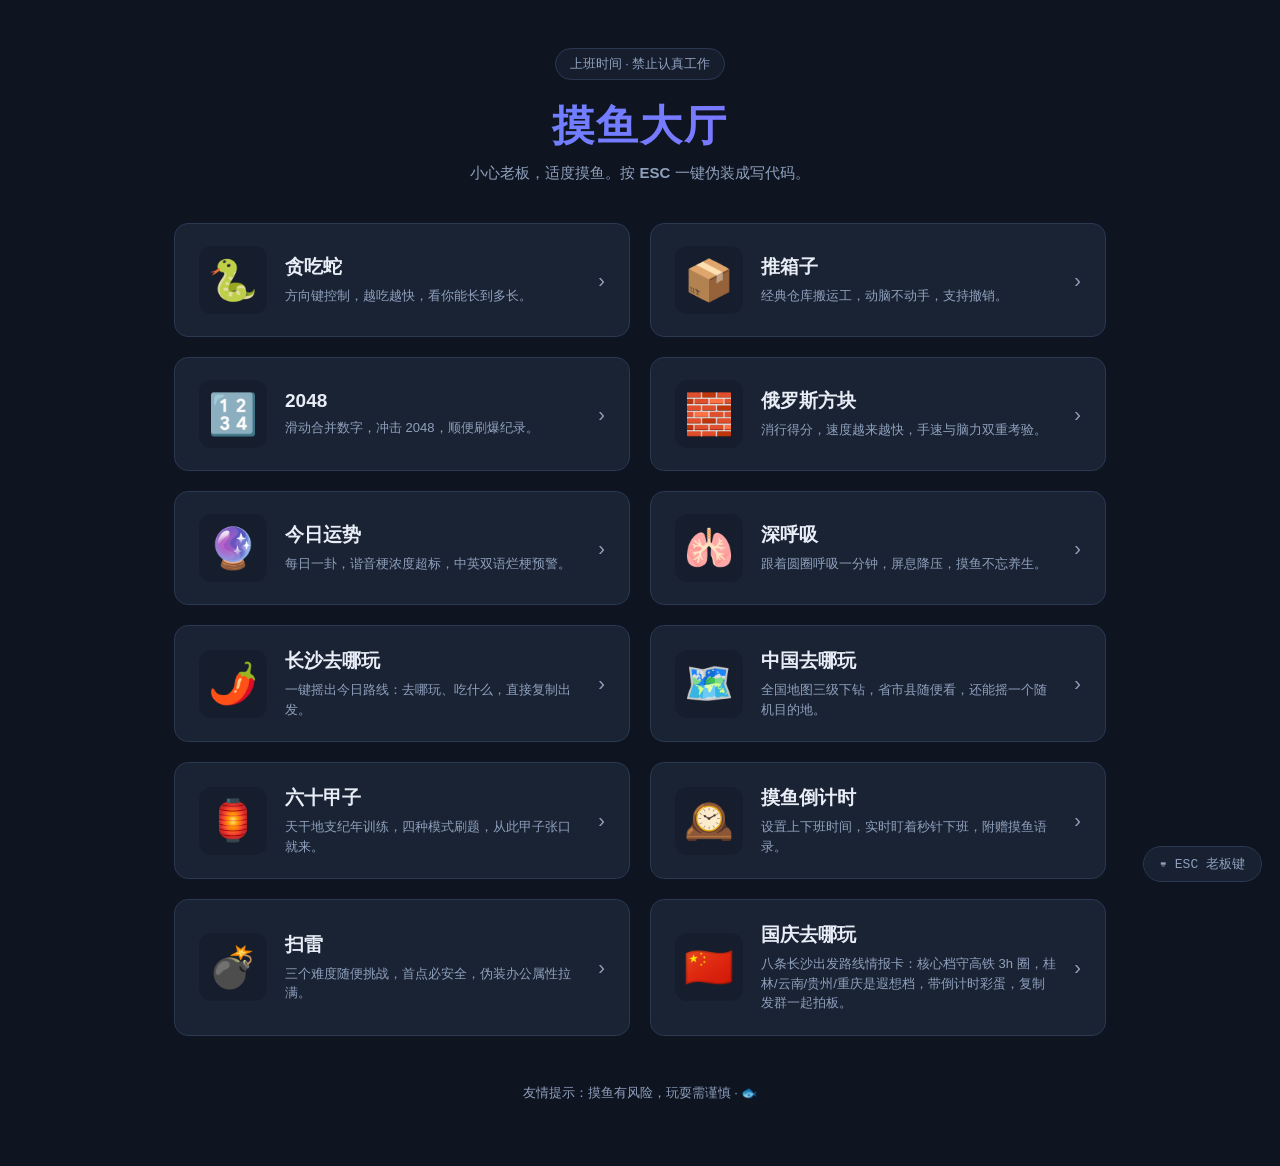
<file: index.html>
<!DOCTYPE html>
<html lang="zh-CN">
<head>
  <meta charset="UTF-8">
  <meta name="viewport" content="width=device-width, initial-scale=1.0">
  <meta name="referrer" content="no-referrer">
  <title>摸鱼大厅 · 上班快乐水</title>
  <link rel="icon" href="data:image/svg+xml,<svg xmlns='http://www.w3.org/2000/svg' viewBox='0 0 100 100'><text y='0.9em' font-size='90'>🐟</text></svg>">
  <link rel="stylesheet" href="./css/style.css">
</head>
<body>
  <main class="lobby">
    <header>
      <div class="badge">上班时间 · 禁止认真工作</div>
      <h1>摸鱼大厅</h1>
      <p class="subtitle">小心老板，适度摸鱼。按 <b>ESC</b> 一键伪装成写代码。</p>
    </header>

    <div class="card-grid">
      <a class="game-card" href="./games/snake/">
        <div class="icon">🐍</div>
        <div class="info">
          <h2>贪吃蛇</h2>
          <p>方向键控制，越吃越快，看你能长到多长。</p>
        </div>
        <div class="arrow">›</div>
      </a>

      <a class="game-card" href="./games/sokoban/">
        <div class="icon">📦</div>
        <div class="info">
          <h2>推箱子</h2>
          <p>经典仓库搬运工，动脑不动手，支持撤销。</p>
        </div>
        <div class="arrow">›</div>
      </a>

      <a class="game-card" href="./games/2048/">
        <div class="icon">🔢</div>
        <div class="info">
          <h2>2048</h2>
          <p>滑动合并数字，冲击 2048，顺便刷爆纪录。</p>
        </div>
        <div class="arrow">›</div>
      </a>

      <a class="game-card" href="./games/tetris/">
        <div class="icon">🧱</div>
        <div class="info">
          <h2>俄罗斯方块</h2>
          <p>消行得分，速度越来越快，手速与脑力双重考验。</p>
        </div>
        <div class="arrow">›</div>
      </a>

      <a class="game-card" href="./games/fortune/">
        <div class="icon">🔮</div>
        <div class="info">
          <h2>今日运势</h2>
          <p>每日一卦，谐音梗浓度超标，中英双语烂梗预警。</p>
        </div>
        <div class="arrow">›</div>
      </a>

      <a class="game-card" href="./games/breathe/">
        <div class="icon">🫁</div>
        <div class="info">
          <h2>深呼吸</h2>
          <p>跟着圆圈呼吸一分钟，屏息降压，摸鱼不忘养生。</p>
        </div>
        <div class="arrow">›</div>
      </a>

      <a class="game-card" href="./games/changsha/">
        <div class="icon">🌶️</div>
        <div class="info">
          <h2>长沙去哪玩</h2>
          <p>一键摇出今日路线：去哪玩、吃什么，直接复制出发。</p>
        </div>
        <div class="arrow">›</div>
      </a>

      <a class="game-card" href="./games/china-map/">
        <div class="icon">🗺️</div>
        <div class="info">
          <h2>中国去哪玩</h2>
          <p>全国地图三级下钻，省市县随便看，还能摇一个随机目的地。</p>
        </div>
        <div class="arrow">›</div>
      </a>

      <a class="game-card" href="./games/ganzhi/">
        <div class="icon">🏮</div>
        <div class="info">
          <h2>六十甲子</h2>
          <p>天干地支纪年训练，四种模式刷题，从此甲子张口就来。</p>
        </div>
        <div class="arrow">›</div>
      </a>

      <a class="game-card" href="./games/countdown/">
        <div class="icon">🕰️</div>
        <div class="info">
          <h2>摸鱼倒计时</h2>
          <p>设置上下班时间，实时盯着秒针下班，附赠摸鱼语录。</p>
        </div>
        <div class="arrow">›</div>
      </a>

      <a class="game-card" href="./games/minesweeper/">
        <div class="icon">💣</div>
        <div class="info">
          <h2>扫雷</h2>
          <p>三个难度随便挑战，首点必安全，伪装办公属性拉满。</p>
        </div>
        <div class="arrow">›</div>
      </a>

      <a class="game-card" href="./games/guoqing/">
        <div class="icon">🇨🇳</div>
        <div class="info">
          <h2>国庆去哪玩</h2>
          <p>八条长沙出发路线情报卡：核心档守高铁 3h 圈，桂林/云南/贵州/重庆是遐想档，带倒计时彩蛋，复制发群一起拍板。</p>
        </div>
        <div class="arrow">›</div>
      </a>
    </div>

    <footer>
      <p>友情提示：摸鱼有风险，玩耍需谨慎 · 🐟</p>
    </footer>
  </main>

  <script src="./js/common.js"></script>
</body>
</html>
</file>
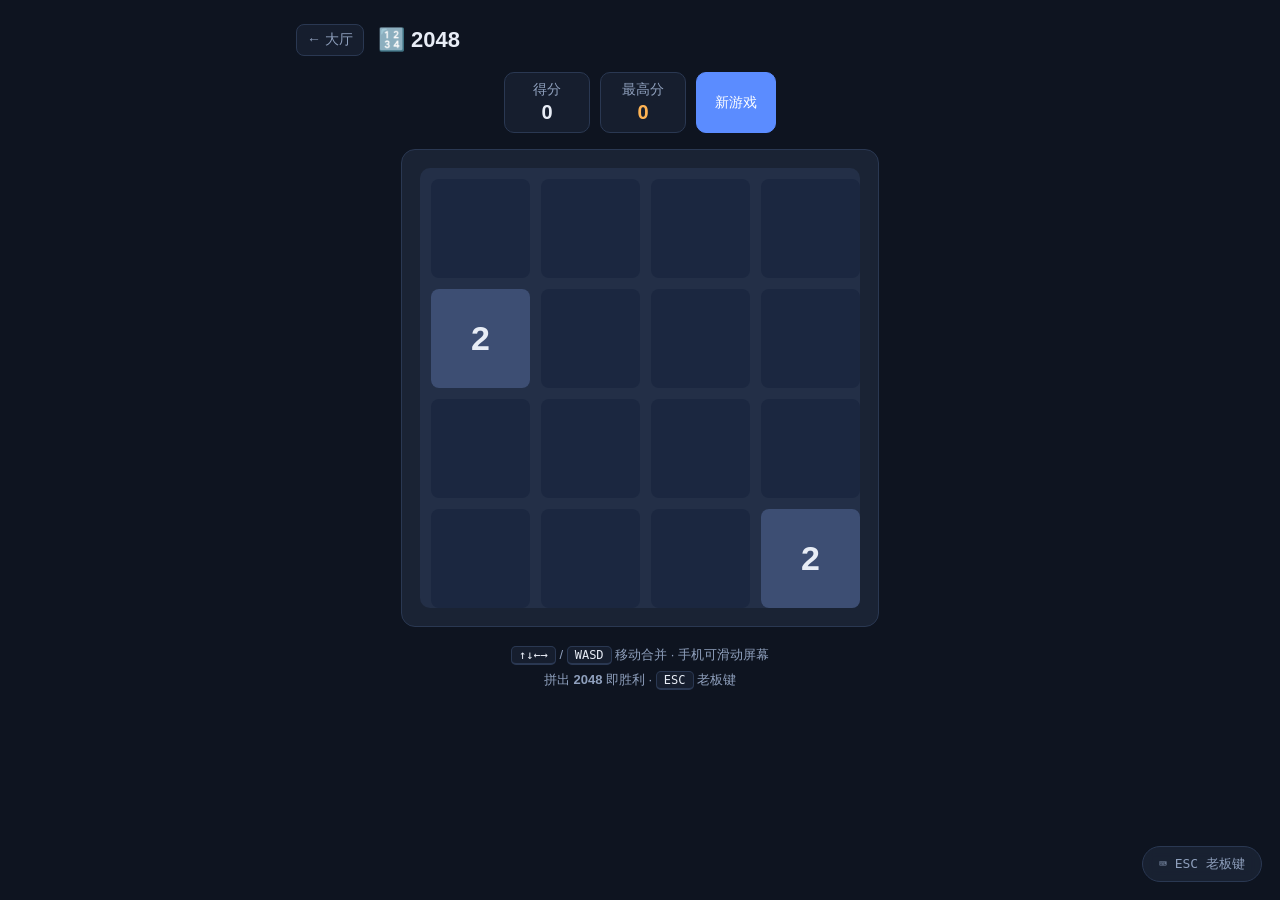
<file: games/2048/index.html>
<!DOCTYPE html>
<html lang="zh-CN">
<head>
  <meta charset="UTF-8">
  <meta name="viewport" content="width=device-width, initial-scale=1.0">
  <title>2048 · 摸鱼大厅</title>
  <link rel="icon" href="data:image/svg+xml,<svg xmlns='http://www.w3.org/2000/svg' viewBox='0 0 100 100'><text y='0.9em' font-size='90'>🔢</text></svg>">
  <link rel="stylesheet" href="../../css/style.css">
</head>
<body>
  <main class="game-page">
    <div class="topbar">
      <a class="back-link" href="../../index.html">← 大厅</a>
      <h1>🔢 2048</h1>
    </div>

    <div class="status-row">
      <div class="chip">得分<b id="score">0</b></div>
      <div class="chip best">最高分<b id="best">0</b></div>
      <button class="btn primary" id="new-game">新游戏</button>
    </div>

    <div class="board-wrap stage">
      <div class="grid2048" id="grid"></div>
      <div class="overlay-mask" id="overlay" style="display:none">
        <h2 id="ov-title">游戏结束</h2>
        <p id="ov-text"></p>
        <button class="btn primary" id="ov-btn">再来一局</button>
      </div>
    </div>

    <p class="hint">
      <kbd>↑↓←→</kbd> / <kbd>WASD</kbd> 移动合并 · 手机可滑动屏幕<br>
      拼出 <b>2048</b> 即胜利 · <kbd>ESC</kbd> 老板键
    </p>
  </main>

  <script src="../../js/common.js"></script>
  <script src="./game2048.js"></script>
</body>
</html>
</file>
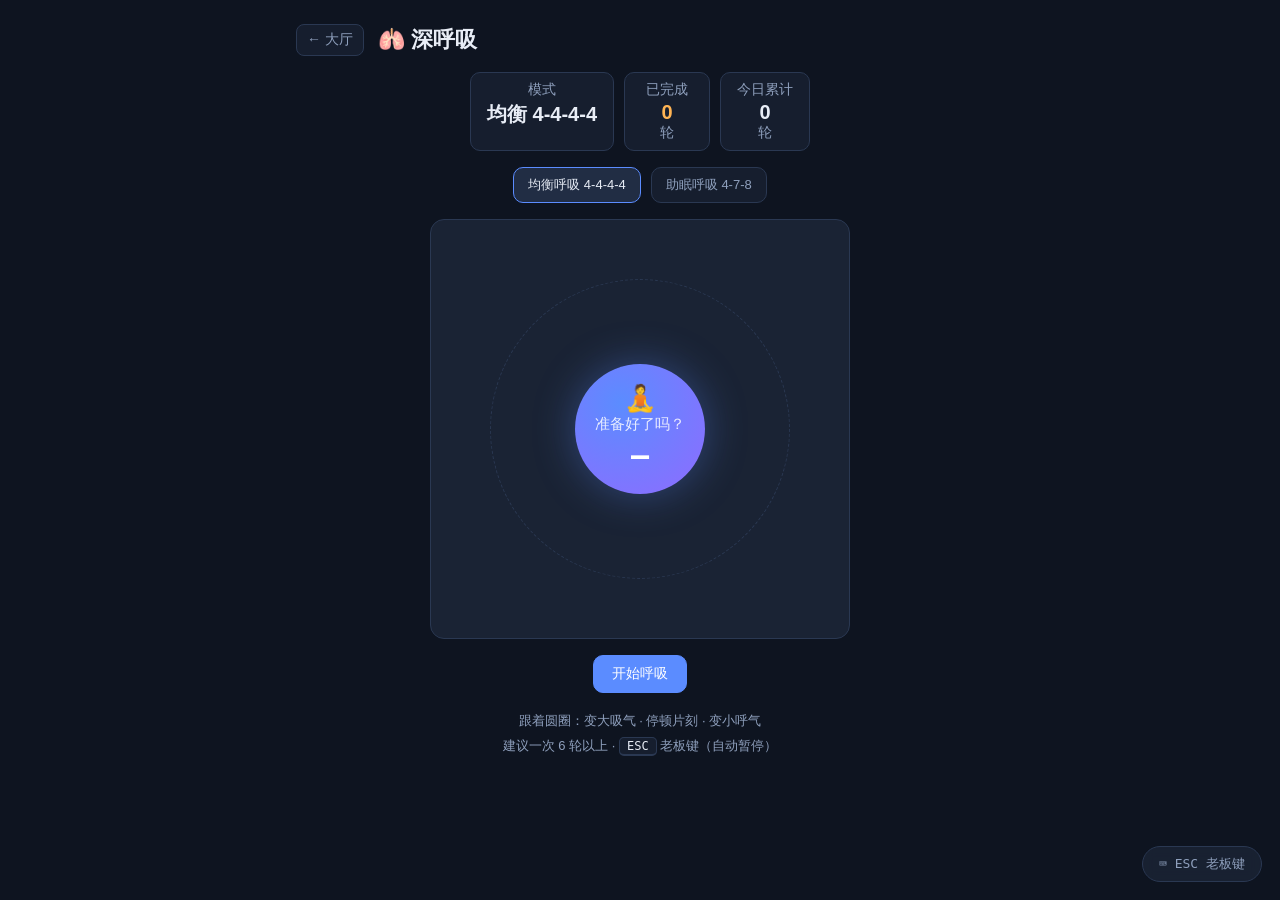
<file: games/breathe/index.html>
<!DOCTYPE html>
<html lang="zh-CN">
<head>
  <meta charset="UTF-8">
  <meta name="viewport" content="width=device-width, initial-scale=1.0">
  <title>深呼吸 · 摸鱼大厅</title>
  <link rel="icon" href="data:image/svg+xml,<svg xmlns='http://www.w3.org/2000/svg' viewBox='0 0 100 100'><text y='0.9em' font-size='90'>🫁</text></svg>">
  <link rel="stylesheet" href="../../css/style.css">
</head>
<body>
  <main class="game-page">
    <div class="topbar">
      <a class="back-link" href="../../index.html">← 大厅</a>
      <h1>🫁 深呼吸</h1>
    </div>

    <div class="status-row">
      <div class="chip">模式<b id="mode-name">均衡 4-4-4-4</b></div>
      <div class="chip best">已完成<b id="rounds">0</b>轮</div>
      <div class="chip">今日累计<b id="total">0</b>轮</div>
    </div>

    <div class="mode-row">
      <button class="btn mode-btn active" data-mode="box" type="button">均衡呼吸 4-4-4-4</button>
      <button class="btn mode-btn" data-mode="relax" type="button">助眠呼吸 4-7-8</button>
    </div>

    <div class="breath-stage board-wrap">
      <div class="breath-ring"></div>
      <div class="breath-circle" id="circle">
        <span class="zen" aria-hidden="true">🧘</span>
        <span class="ph" id="phase">准备好了吗？</span>
        <b id="count">—</b>
      </div>
    </div>

    <button class="btn primary" id="toggle" type="button">开始呼吸</button>

    <p class="hint">
      跟着圆圈：变大吸气 · 停顿片刻 · 变小呼气<br>
      建议一次 6 轮以上 · <kbd>ESC</kbd> 老板键（自动暂停）
    </p>
  </main>

  <script src="../../js/common.js"></script>
  <script src="./breathe.js"></script>
</body>
</html>
</file>
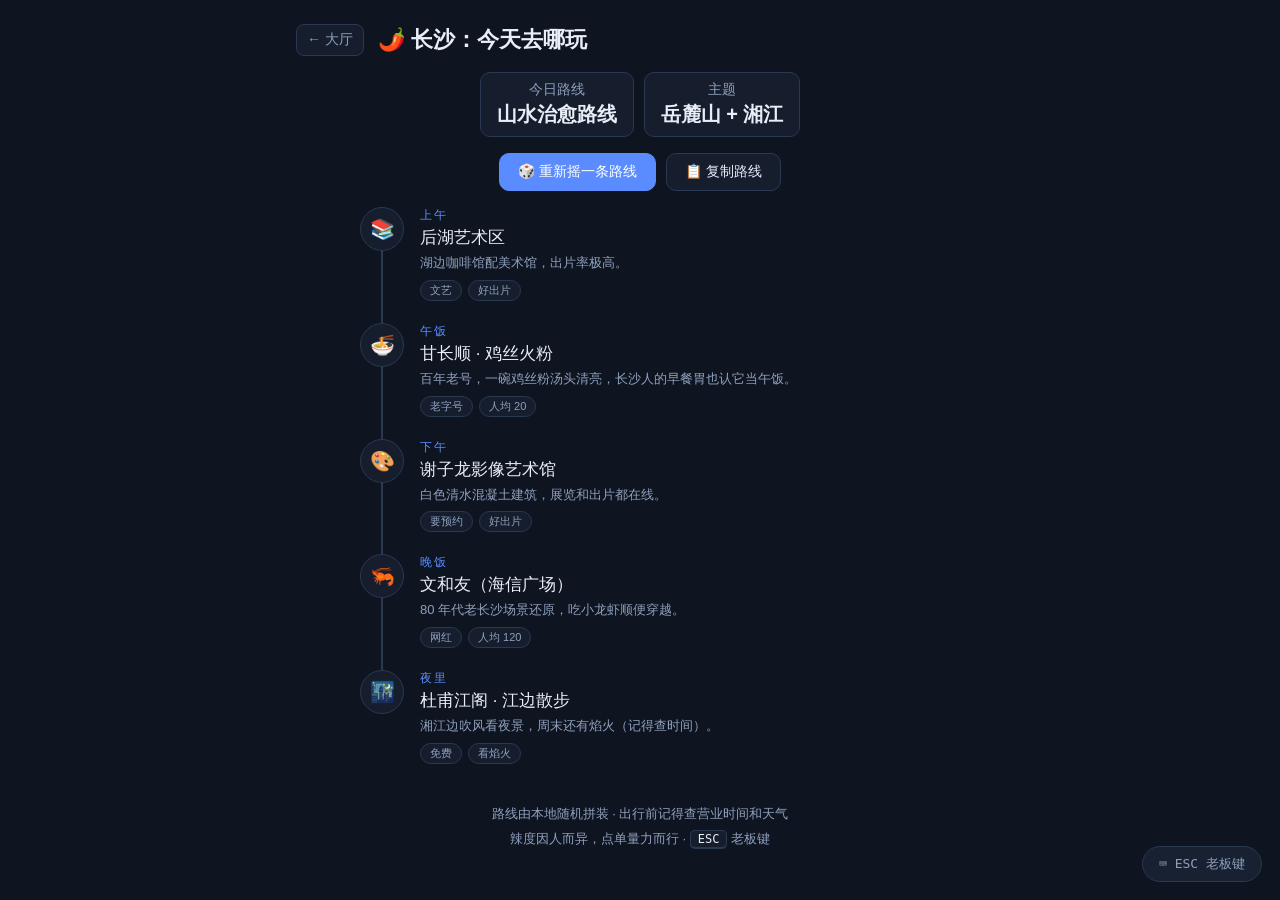
<file: games/changsha/index.html>
<!DOCTYPE html>
<html lang="zh-CN">
<head>
  <meta charset="UTF-8">
  <meta name="viewport" content="width=device-width, initial-scale=1.0">
  <title>今天去哪玩 · 摸鱼大厅</title>
  <link rel="icon" href="data:image/svg+xml,<svg xmlns='http://www.w3.org/2000/svg' viewBox='0 0 100 100'><text y='0.9em' font-size='90'>🌶️</text></svg>">
  <link rel="stylesheet" href="../../css/style.css">
</head>
<body>
  <main class="game-page cs-page">
    <div class="topbar">
      <a class="back-link" href="../../index.html">← 大厅</a>
      <h1>🌶️ 长沙：今天去哪玩</h1>
    </div>

    <div class="status-row">
      <div class="chip">今日路线<b id="plan-name">—</b></div>
      <div class="chip">主题<b id="plan-theme">—</b></div>
    </div>

    <div class="cs-actions">
      <button class="btn primary" id="reroll" type="button">🎲 重新摇一条路线</button>
      <button class="btn" id="copy" type="button">📋 复制路线</button>
    </div>

    <ol class="cs-route" id="route"></ol>

    <p class="hint">
      路线由本地随机拼装 · 出行前记得查营业时间和天气<br>
      辣度因人而异，点单量力而行 · <kbd>ESC</kbd> 老板键
    </p>
  </main>

  <script src="../../js/common.js"></script>
  <script src="./changsha.js"></script>
</body>
</html>
</file>
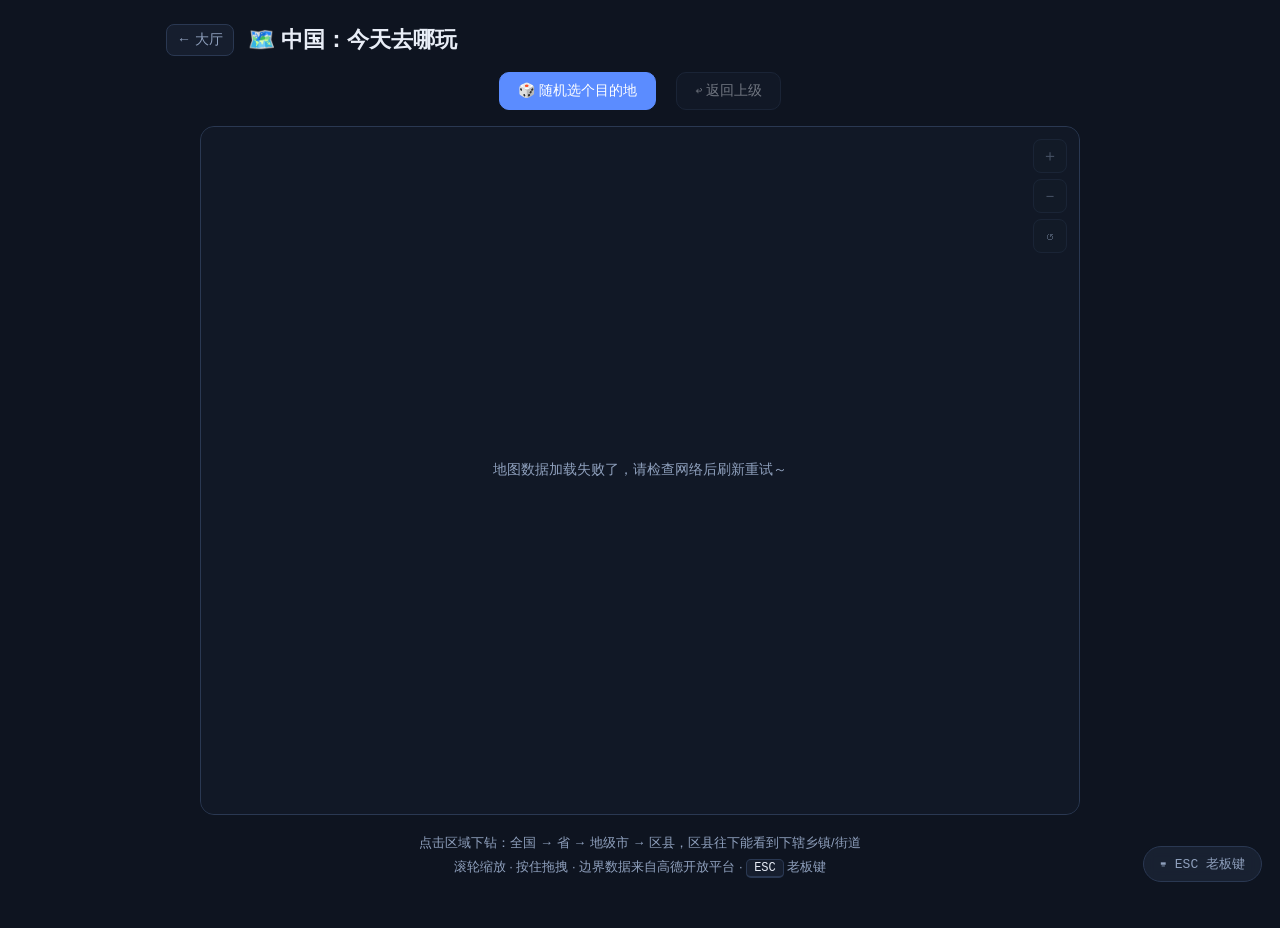
<file: games/china-map/index.html>
<!DOCTYPE html>
<html lang="zh-CN">
<head>
  <meta charset="UTF-8">
  <meta name="viewport" content="width=device-width, initial-scale=1.0">
  <title>中国去哪玩 · 摸鱼大厅</title>
  <link rel="icon" href="data:image/svg+xml,<svg xmlns='http://www.w3.org/2000/svg' viewBox='0 0 100 100'><text y='0.9em' font-size='90'>🗺️</text></svg>">
  <link rel="stylesheet" href="../../css/style.css">
</head>
<body>
  <main class="game-page cm-page">
    <div class="topbar">
      <a class="back-link" href="../../index.html">← 大厅</a>
      <h1>🗺️ 中国：今天去哪玩</h1>
    </div>

    <div class="cm-toolbar">
      <button class="btn primary" id="cm-random" type="button">🎲 随机选个目的地</button>
      <nav class="cm-crumb" id="cm-crumb" aria-label="当前位置"></nav>
      <button class="btn" id="cm-up" type="button" disabled>↩ 返回上级</button>
    </div>

    <div class="board-wrap cm-map-wrap">
      <svg id="cm-svg" preserveAspectRatio="xMidYMid meet"></svg>
      <div class="cm-tip" id="cm-tip"></div>
      <div class="cm-zoom">
        <button id="cm-zoom-in" type="button" title="放大">＋</button>
        <button id="cm-zoom-out" type="button" title="缩小">－</button>
        <button id="cm-reset" type="button" title="复位">↺</button>
      </div>
      <div class="cm-loading show" id="cm-loading">正在加载中国地图…</div>
      <div class="cm-result" id="cm-result" hidden>
        <div class="cm-result-icon">📍</div>
        <div class="cm-result-title">今日目的地已抽出</div>
        <div class="cm-result-place" id="cm-result-place">—</div>
        <div class="cm-result-msg" id="cm-result-msg">—</div>
        <div class="cm-result-actions">
          <button class="btn" id="cm-again" type="button">🎲 不满意，再来一次</button>
          <button class="btn primary" id="cm-ok" type="button">✅ 就这儿了</button>
        </div>
      </div>
    </div>

    <div class="cm-towns" id="cm-towns" hidden></div>

    <p class="hint">
      点击区域下钻：全国 → 省 → 地级市 → 区县，区县往下能看到下辖乡镇/街道<br>
      滚轮缩放 · 按住拖拽 · 边界数据来自高德开放平台 · <kbd>ESC</kbd> 老板键
    </p>
  </main>

  <script src="../../js/common.js"></script>
  <script src="./chinamap.js"></script>
</body>
</html>
</file>
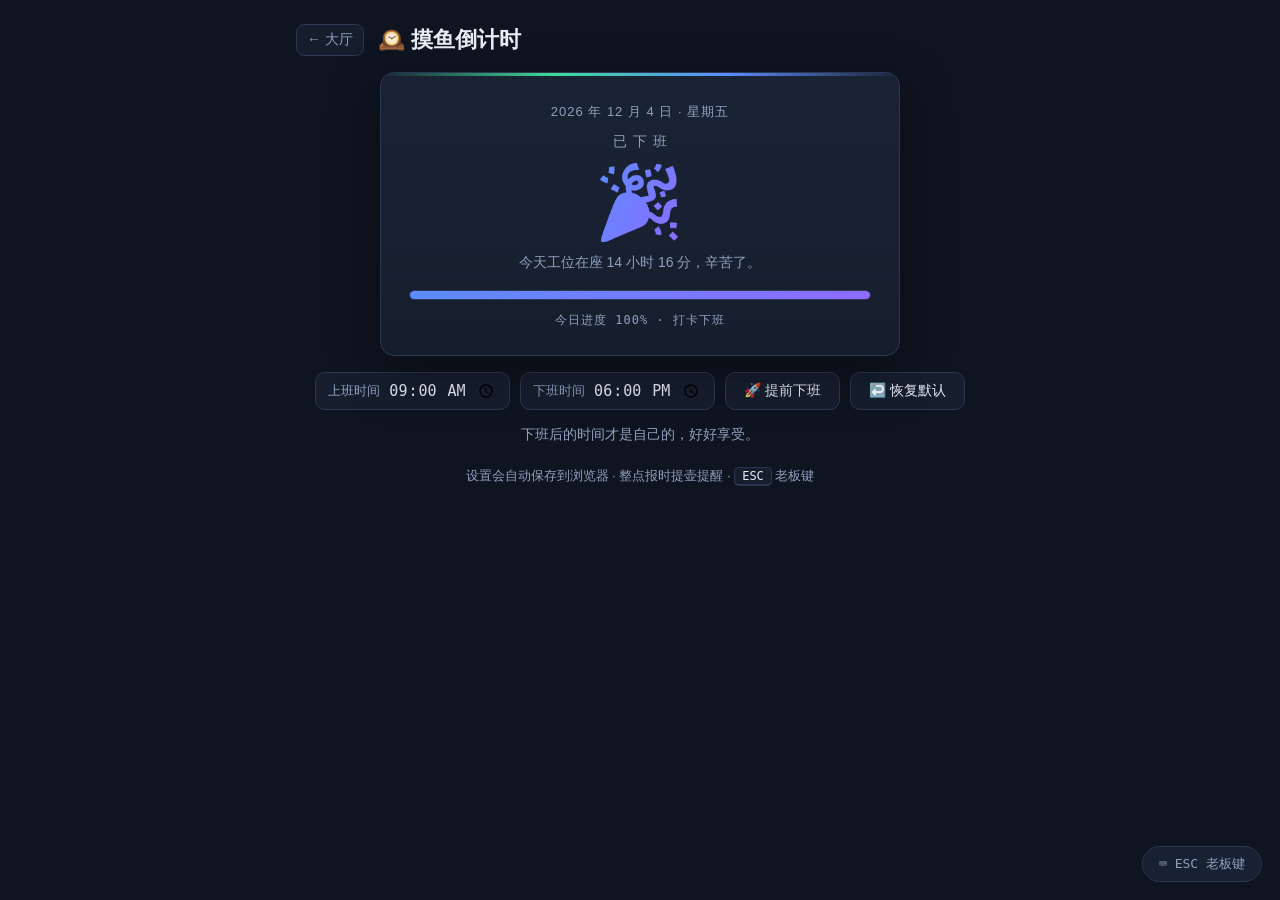
<file: games/countdown/index.html>
<!DOCTYPE html>
<html lang="zh-CN">
<head>
  <meta charset="UTF-8">
  <meta name="viewport" content="width=device-width, initial-scale=1.0">
  <title>摸鱼倒计时 · 摸鱼大厅</title>
  <link rel="icon" href="data:image/svg+xml,<svg xmlns='http://www.w3.org/2000/svg' viewBox='0 0 100 100'><text y='0.9em' font-size='90'>🕰️</text></svg>">
  <link rel="stylesheet" href="../../css/style.css">
</head>
<body>
  <main class="game-page">
    <div class="topbar">
      <a class="back-link" href="../../index.html">← 大厅</a>
      <h1>🕰️ 摸鱼倒计时</h1>
    </div>

    <div class="cd-card">
      <div class="cd-date" id="date"></div>
      <div class="cd-label" id="label">距离下班</div>
      <div class="cd-timer" id="timer">--:--:--</div>
      <div class="cd-sub" id="sub"></div>
      <div class="cd-progress" id="progress">
        <div class="cd-progress-bar" id="progress-bar"></div>
      </div>
      <div class="cd-progress-text" id="progress-text"></div>
    </div>

    <div class="cd-settings">
      <label class="cd-field">
        <span>上班时间</span>
        <input type="time" id="work-start" value="09:00">
      </label>
      <label class="cd-field">
        <span>下班时间</span>
        <input type="time" id="work-end" value="18:00">
      </label>
      <button class="btn" id="quick-off" type="button">🚀 提前下班</button>
      <button class="btn" id="reset-time" type="button">↩️ 恢复默认</button>
    </div>

    <div class="cd-quote" id="quote"></div>

    <p class="hint">
      设置会自动保存到浏览器 · 整点报时提壶提醒 · <kbd>ESC</kbd> 老板键
    </p>
  </main>

  <script src="../../js/common.js"></script>
  <script src="./countdown.js"></script>
</body>
</html>
</file>
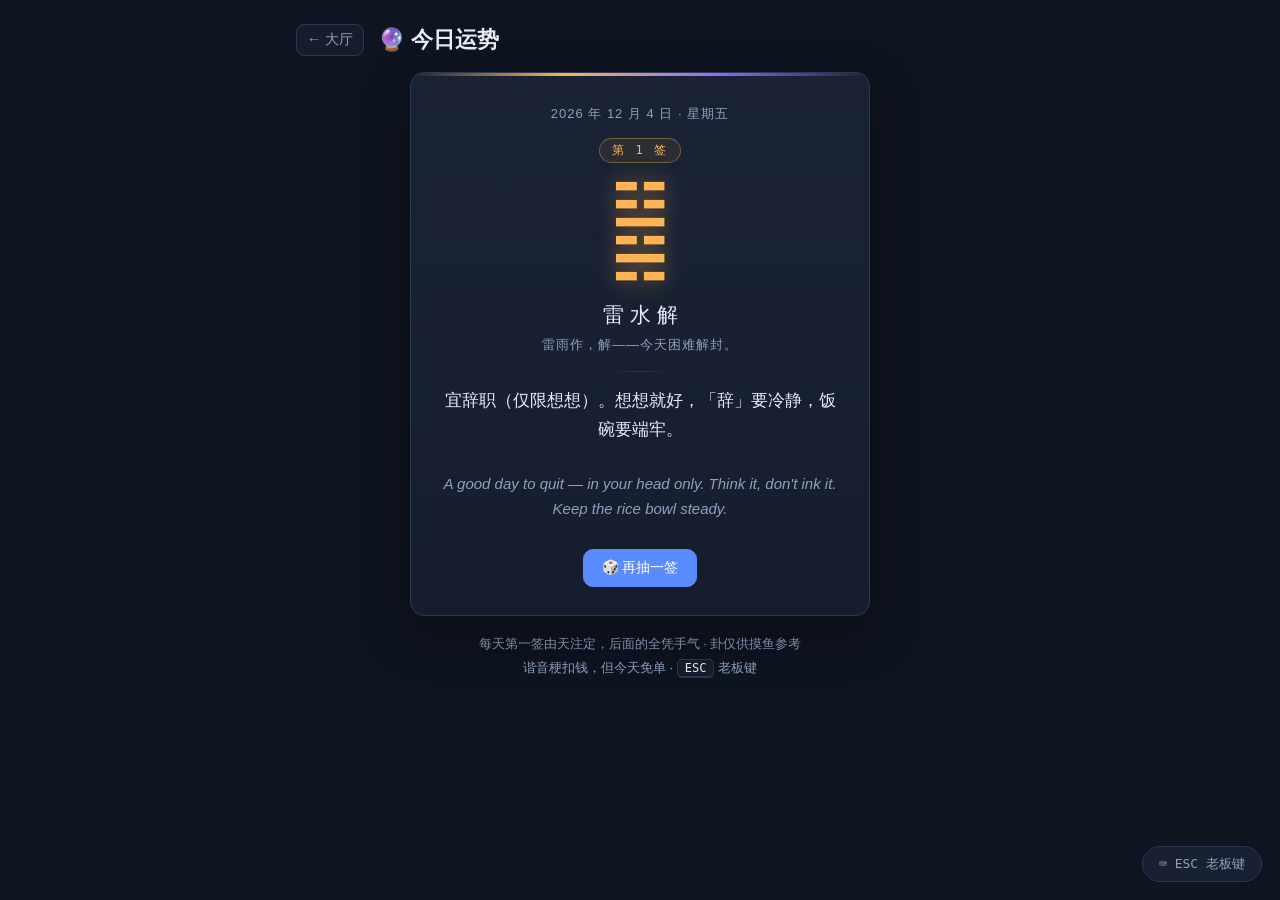
<file: games/fortune/index.html>
<!DOCTYPE html>
<html lang="zh-CN">
<head>
  <meta charset="UTF-8">
  <meta name="viewport" content="width=device-width, initial-scale=1.0">
  <title>今日运势 · 摸鱼大厅</title>
  <link rel="icon" href="data:image/svg+xml,<svg xmlns='http://www.w3.org/2000/svg' viewBox='0 0 100 100'><text y='0.9em' font-size='90'>🔮</text></svg>">
  <link rel="stylesheet" href="../../css/style.css">
</head>
<body>
  <main class="game-page">
    <div class="topbar">
      <a class="back-link" href="../../index.html">← 大厅</a>
      <h1>🔮 今日运势</h1>
    </div>

    <div class="fortune-card">
      <div class="fortune-date" id="date"></div>
      <div class="fortune-count" id="count">第 1 签</div>

      <div class="fortune-hex" aria-hidden="true">
        <span class="tri" id="tri-up">☰</span>
        <span class="tri" id="tri-down">☰</span>
      </div>

      <div class="fortune-gua">
        <div class="gua-name" id="gua-name">乾为天</div>
        <div class="gua-line" id="gua-line">天行健，君子以自强不息。</div>
      </div>

      <div class="fortune-divider"></div>

      <p class="fortune-zh" id="zh"></p>
      <p class="fortune-en" id="en"></p>

      <button class="btn primary" id="redraw" type="button">🎲 再抽一签</button>
    </div>

    <p class="hint">
      每天第一签由天注定，后面的全凭手气 · 卦仅供摸鱼参考<br>
      谐音梗扣钱，但今天免单 · <kbd>ESC</kbd> 老板键
    </p>
  </main>

  <script src="../../js/common.js"></script>
  <script src="./fortune.js"></script>
</body>
</html>
</file>
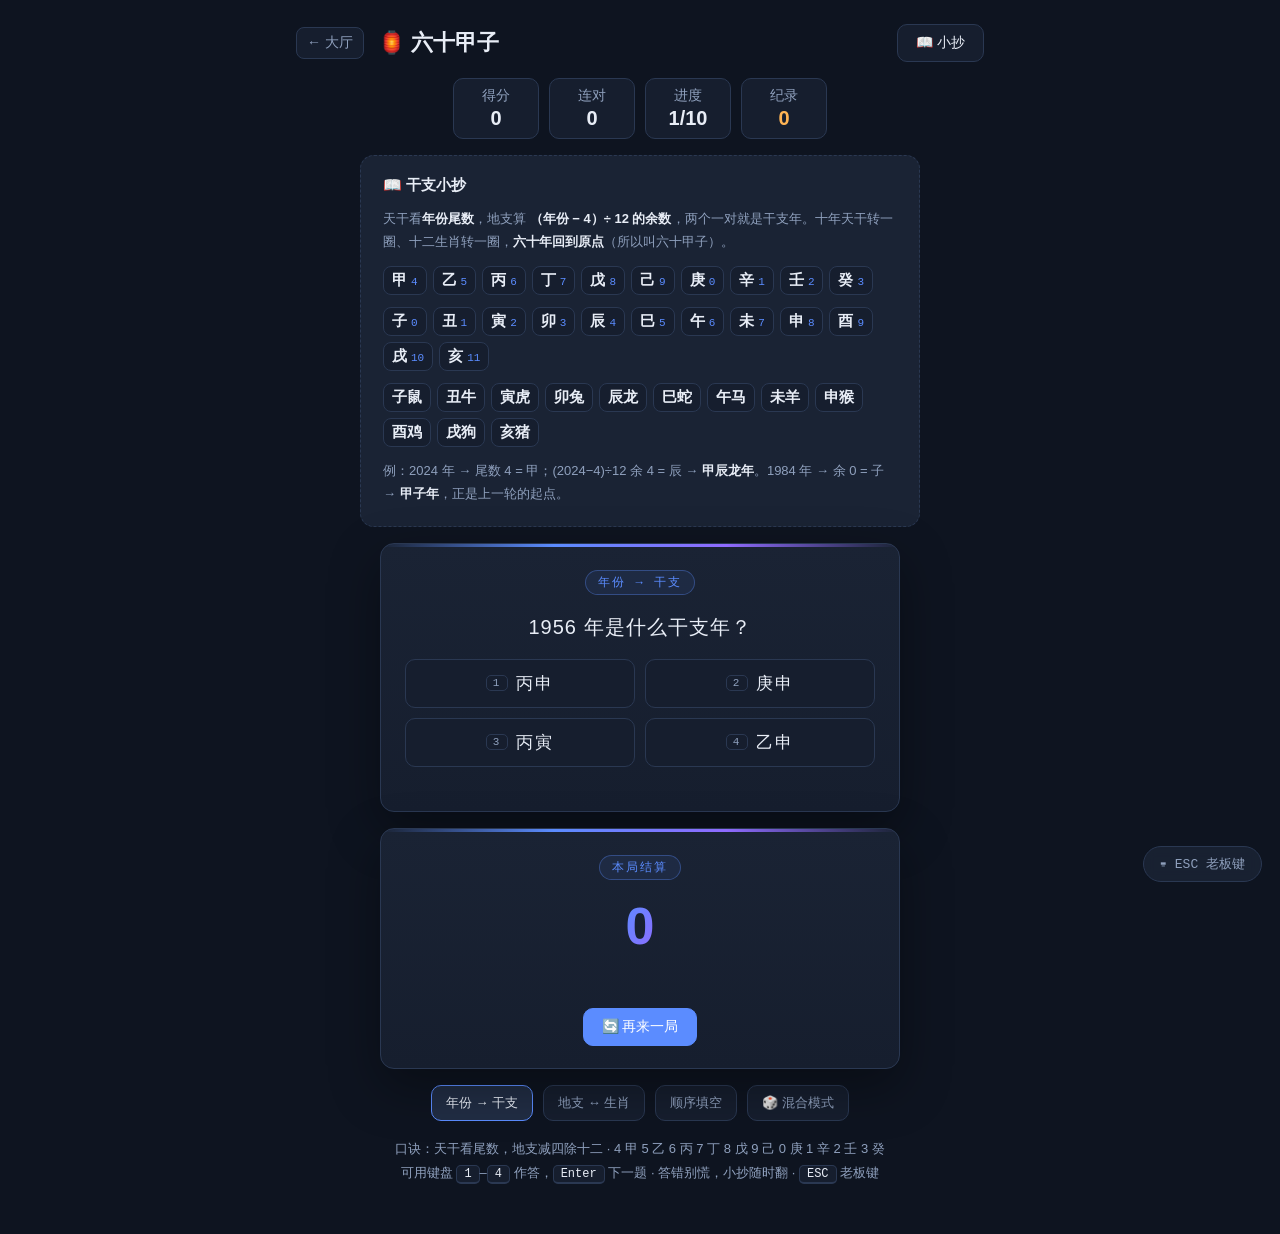
<file: games/ganzhi/index.html>
<!DOCTYPE html>
<html lang="zh-CN">
<head>
  <meta charset="UTF-8">
  <meta name="viewport" content="width=device-width, initial-scale=1.0">
  <title>六十甲子 · 摸鱼大厅</title>
  <link rel="icon" href="data:image/svg+xml,<svg xmlns='http://www.w3.org/2000/svg' viewBox='0 0 100 100'><text y='0.9em' font-size='90'>🏮</text></svg>">
  <link rel="stylesheet" href="../../css/style.css">
</head>
<body>
  <main class="game-page">
    <div class="topbar">
      <a class="back-link" href="../../index.html">← 大厅</a>
      <h1>🏮 六十甲子</h1>
      <button class="btn" id="cheat-toggle" type="button">📖 小抄</button>
    </div>

    <div class="status-row">
      <div class="chip">得分<b id="score">0</b></div>
      <div class="chip">连对<b id="combo">0</b></div>
      <div class="chip">进度<b id="progress">1/10</b></div>
      <div class="chip best">纪录<b id="best">0</b></div>
    </div>

    <div class="gz-cheat" id="cheat" hidden>
      <h3>📖 干支小抄</h3>
      <p>天干看<strong>年份尾数</strong>，地支算 <strong>（年份 − 4）÷ 12 的余数</strong>，两个一对就是干支年。十年天干转一圈、十二生肖转一圈，<strong>六十年回到原点</strong>（所以叫六十甲子）。</p>
      <div class="gz-row" id="cheat-stems"></div>
      <div class="gz-row" id="cheat-branches"></div>
      <div class="gz-row" id="cheat-zodiac"></div>
      <p>例：2024 年 → 尾数 4 = 甲；(2024−4)÷12 余 4 = 辰 → <strong>甲辰龙年</strong>。1984 年 → 余 0 = 子 → <strong>甲子年</strong>，正是上一轮的起点。</p>
    </div>

    <div class="gz-card" id="quiz">
      <div class="gz-mode-tag" id="mode-tag">年份 → 干支</div>
      <div class="gz-question" id="question"></div>
      <div class="gz-options" id="options"></div>
      <div class="gz-feedback" id="feedback" hidden>
        <div class="gz-verdict" id="verdict"></div>
        <div class="gz-explain" id="explain"></div>
      </div>
      <button class="btn primary" id="next" type="button" hidden>下一题 →</button>
    </div>

    <div class="gz-card" id="result" hidden>
      <div class="gz-mode-tag">本局结算</div>
      <div class="gz-final" id="final-score">0</div>
      <p class="gz-final-sub" id="final-sub"></p>
      <p class="gz-final-msg" id="final-msg"></p>
      <button class="btn primary" id="restart" type="button">🔄 再来一局</button>
    </div>

    <div class="mode-row" id="modes">
      <button class="btn mode-btn active" data-mode="year" type="button">年份 → 干支</button>
      <button class="btn mode-btn" data-mode="zodiac" type="button">地支 ↔ 生肖</button>
      <button class="btn mode-btn" data-mode="order" type="button">顺序填空</button>
      <button class="btn mode-btn" data-mode="mix" type="button">🎲 混合模式</button>
    </div>

    <p class="hint">
      口诀：天干看尾数，地支减四除十二 · 4 甲 5 乙 6 丙 7 丁 8 戊 9 己 0 庚 1 辛 2 壬 3 癸<br>
      可用键盘 <kbd>1</kbd>–<kbd>4</kbd> 作答，<kbd>Enter</kbd> 下一题 · 答错别慌，小抄随时翻 · <kbd>ESC</kbd> 老板键
    </p>
  </main>

  <script src="../../js/common.js"></script>
  <script src="./ganzhi.js"></script>
</body>
</html>
</file>
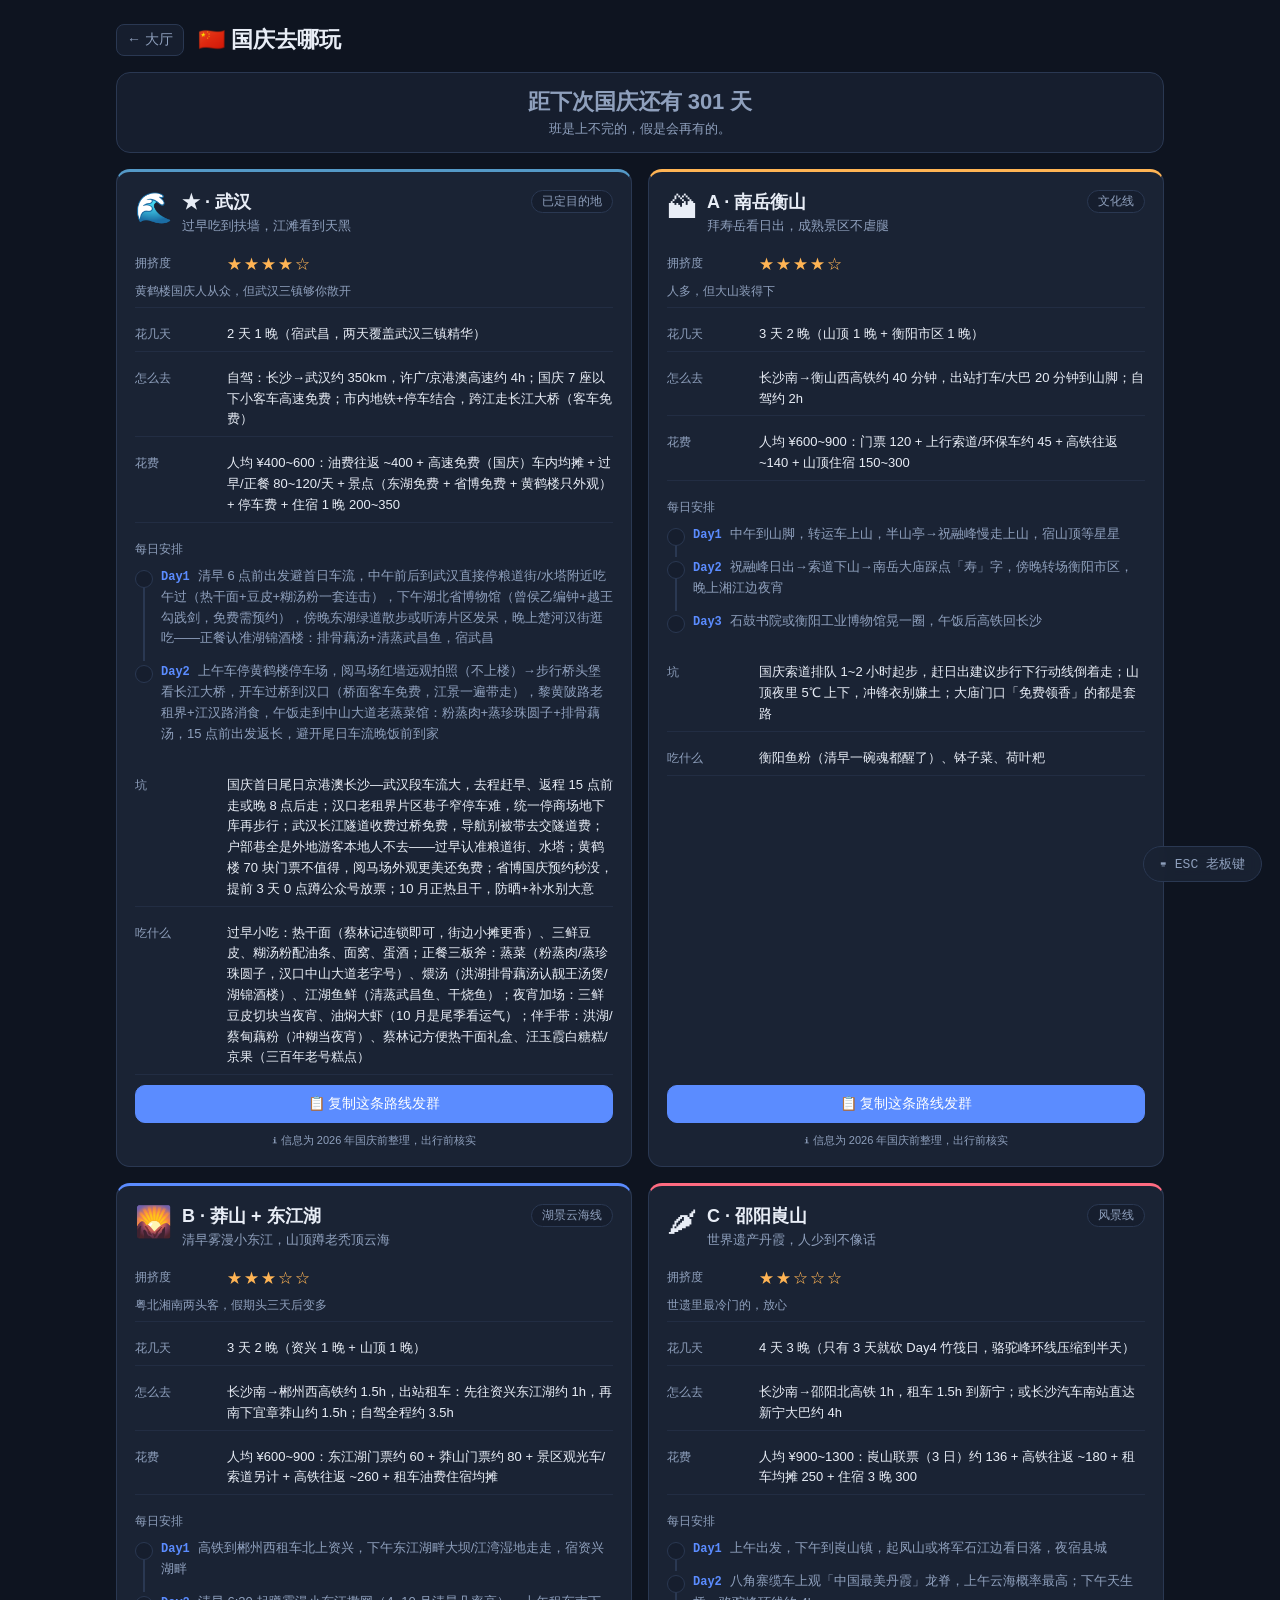
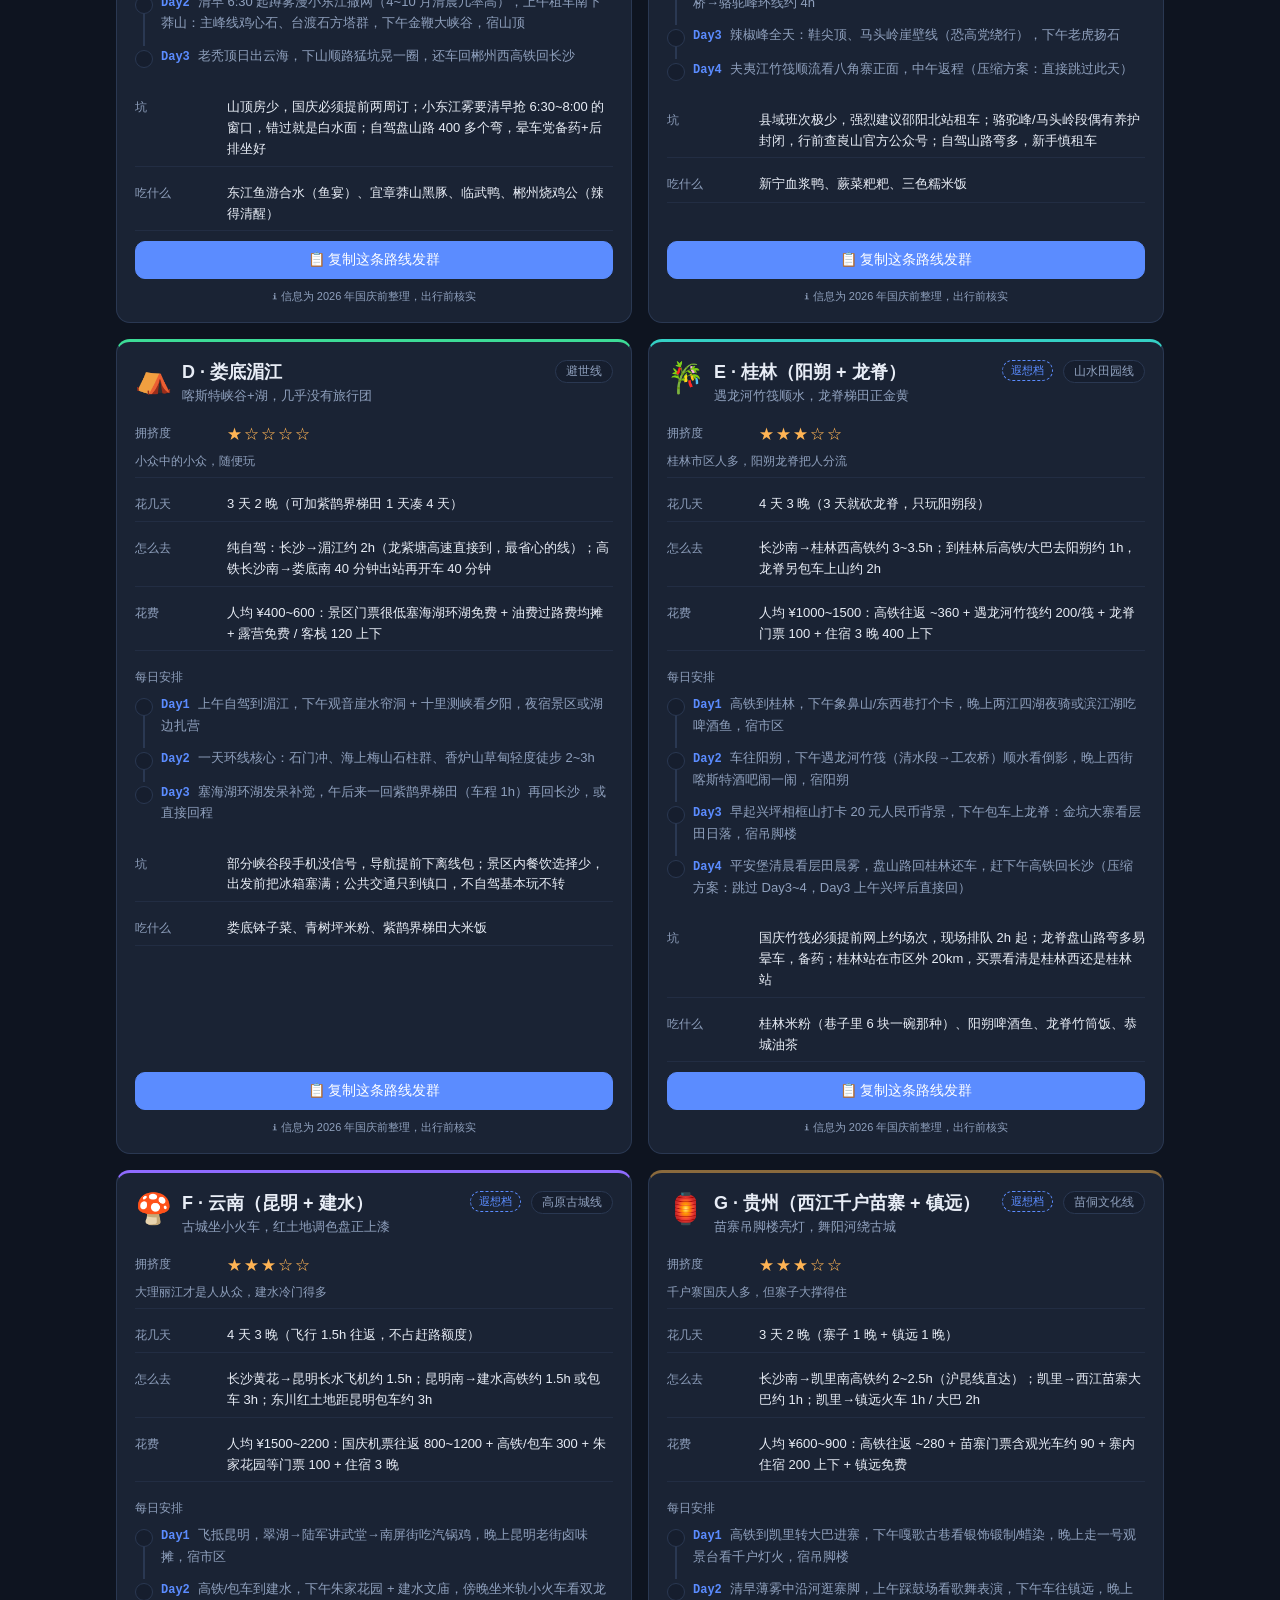
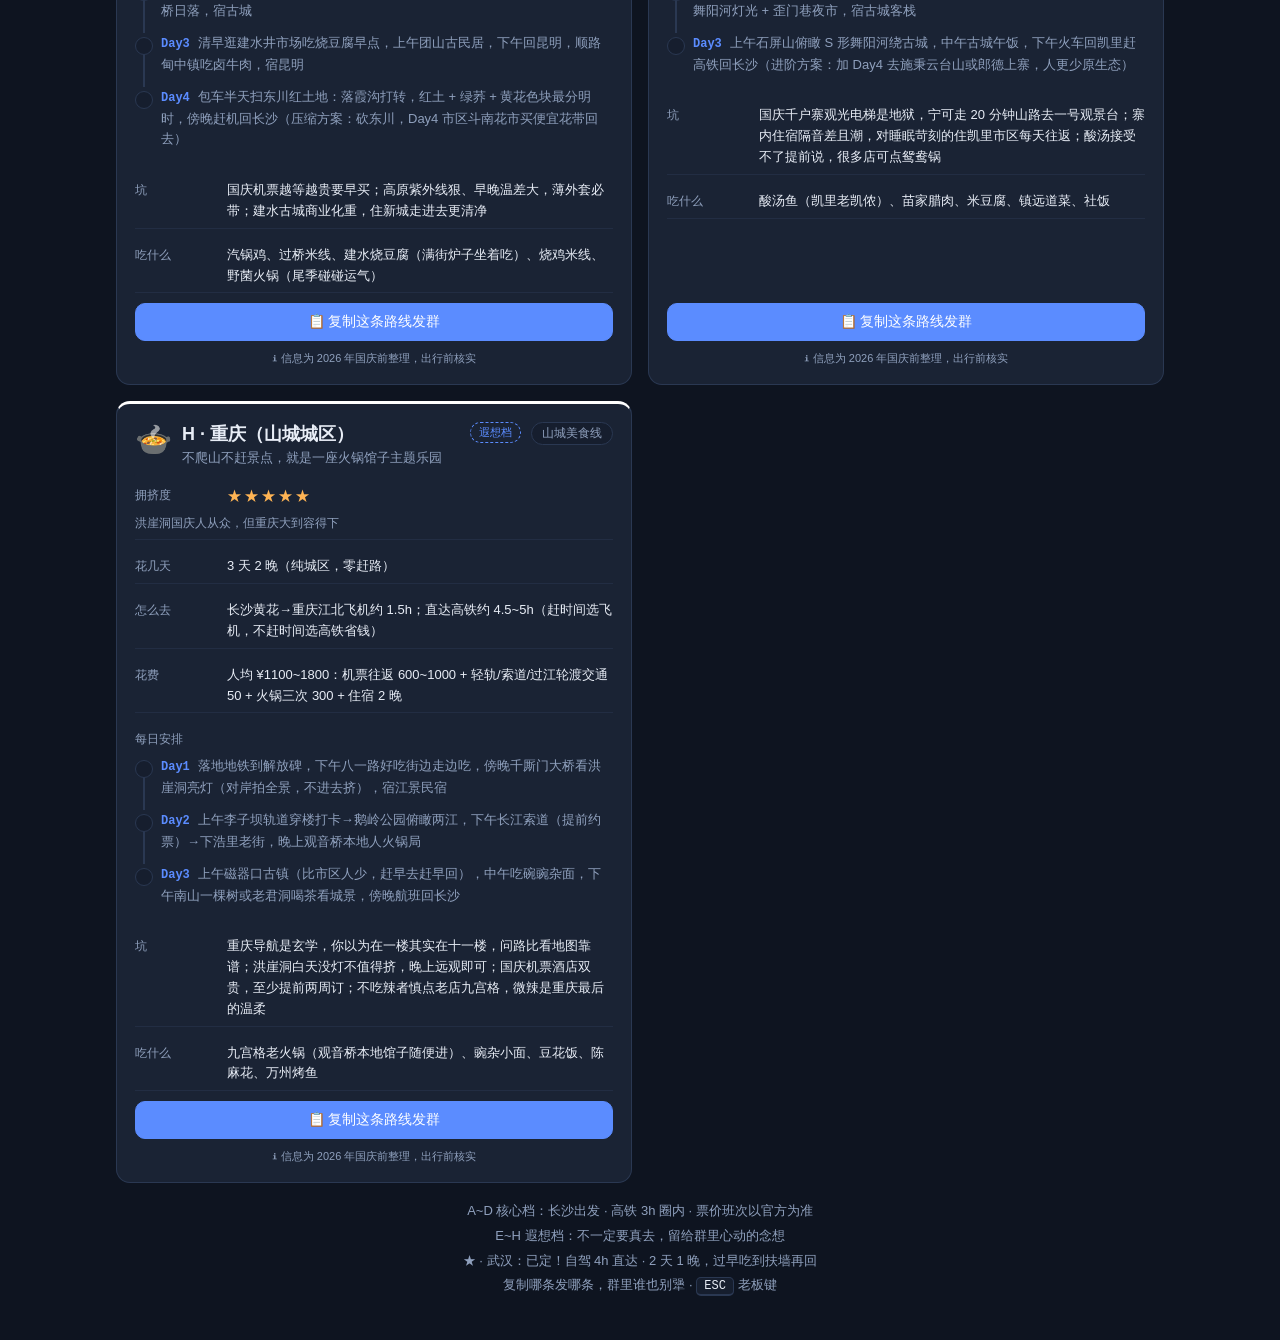
<file: games/guoqing/index.html>
<!DOCTYPE html>
<html lang="zh-CN">
<head>
  <meta charset="UTF-8">
  <meta name="viewport" content="width=device-width, initial-scale=1.0">
  <title>国庆去哪玩 · 摸鱼大厅</title>
  <link rel="icon" href="data:image/svg+xml,<svg xmlns='http://www.w3.org/2000/svg' viewBox='0 0 100 100'><text y='0.9em' font-size='90'>🇨🇳</text></svg>">
  <link rel="stylesheet" href="../../css/style.css">
</head>
<body>
  <main class="game-page gq-page">
    <div class="topbar">
      <a class="back-link" href="../../index.html">← 大厅</a>
      <h1>🇨🇳 国庆去哪玩</h1>
    </div>

    <div class="gq-countdown" id="countdown">—</div>

    <div class="gq-grid" id="routes"></div>

    <p class="hint">
      A~D 核心档：长沙出发 · 高铁 3h 圈内 · 票价班次以官方为准<br>
      E~H 遐想档：不一定要真去，留给群里心动的念想<br>
      ★ · 武汉：已定！自驾 4h 直达 · 2 天 1 晚，过早吃到扶墙再回<br>
      复制哪条发哪条，群里谁也别犟 · <kbd>ESC</kbd> 老板键
    </p>
  </main>

  <script src="../../js/common.js"></script>
  <script src="./guoqing.js"></script>
</body>
</html>
</file>
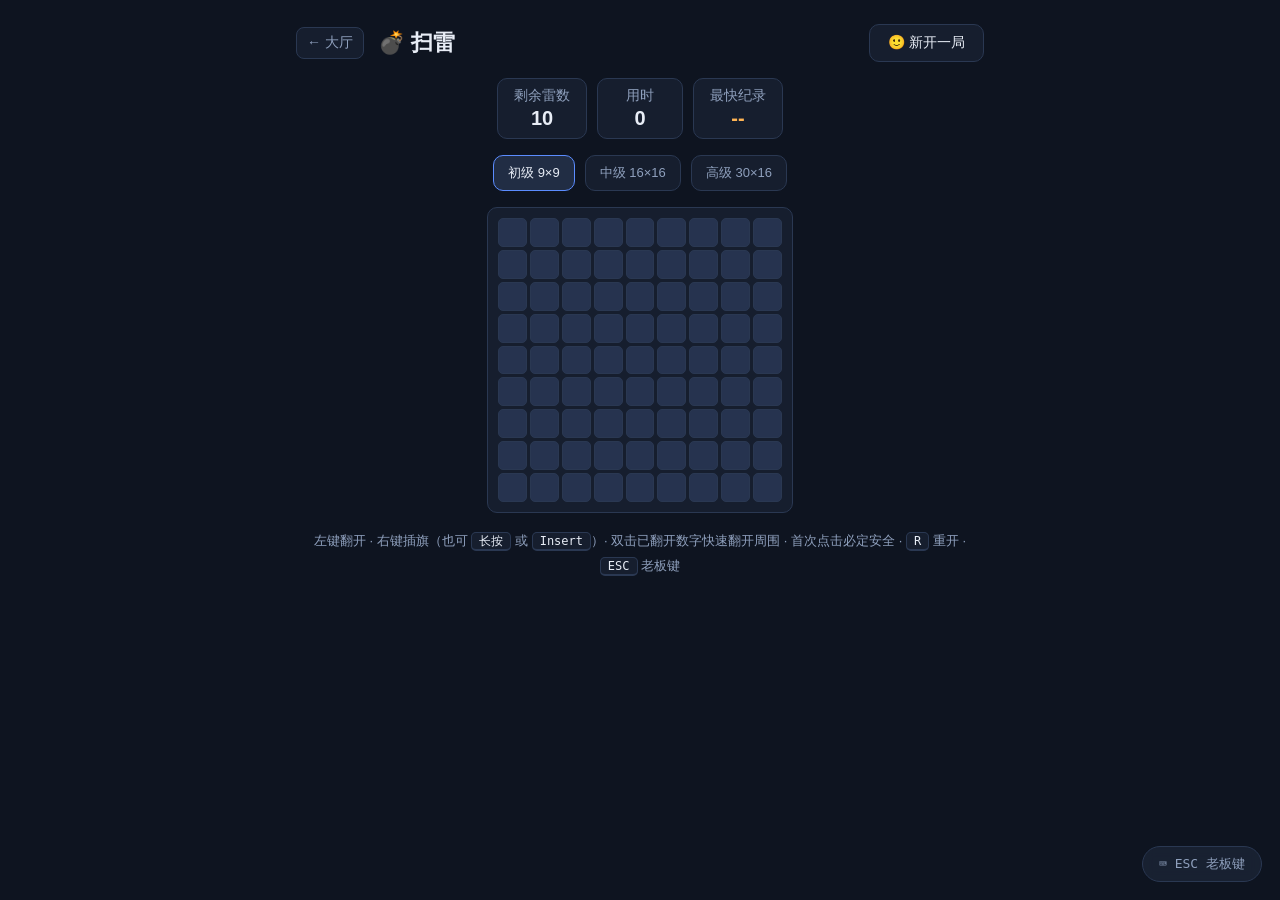
<file: games/minesweeper/index.html>
<!DOCTYPE html>
<html lang="zh-CN">
<head>
  <meta charset="UTF-8">
  <meta name="viewport" content="width=device-width, initial-scale=1.0">
  <title>扫雷 · 摸鱼大厅</title>
  <link rel="icon" href="data:image/svg+xml,<svg xmlns='http://www.w3.org/2000/svg' viewBox='0 0 100 100'><text y='0.9em' font-size='90'>💣</text></svg>">
  <link rel="stylesheet" href="../../css/style.css">
</head>
<body>
  <main class="game-page">
    <div class="topbar">
      <a class="back-link" href="../../index.html">← 大厅</a>
      <h1>💣 扫雷</h1>
      <button class="btn" id="new-game" type="button">🙂 新开一局</button>
    </div>

    <div class="status-row">
      <div class="chip">剩余雷数<b id="mines-left">10</b></div>
      <div class="chip">用时<b id="time">0</b></div>
      <div class="chip best">最快纪录<b id="best">--</b></div>
    </div>

    <div class="mode-row" id="modes">
      <button class="btn mode-btn active" data-level="easy" type="button">初级 9×9</button>
      <button class="btn mode-btn" data-level="normal" type="button">中级 16×16</button>
      <button class="btn mode-btn" data-level="hard" type="button">高级 30×16</button>
    </div>

    <div class="ms-board" id="board"></div>

    <div class="ms-result" id="result" hidden>
      <div class="ms-face" id="face">🎉</div>
      <div class="ms-msg" id="msg"></div>
    </div>

    <p class="hint">
      左键翻开 · 右键插旗（也可 <kbd>长按</kbd> 或 <kbd>Insert</kbd>）· 双击已翻开数字快速翻开周围 · 首次点击必定安全 · <kbd>R</kbd> 重开 · <kbd>ESC</kbd> 老板键
    </p>
  </main>

  <script src="../../js/common.js"></script>
  <script src="./minesweeper.js"></script>
</body>
</html>
</file>
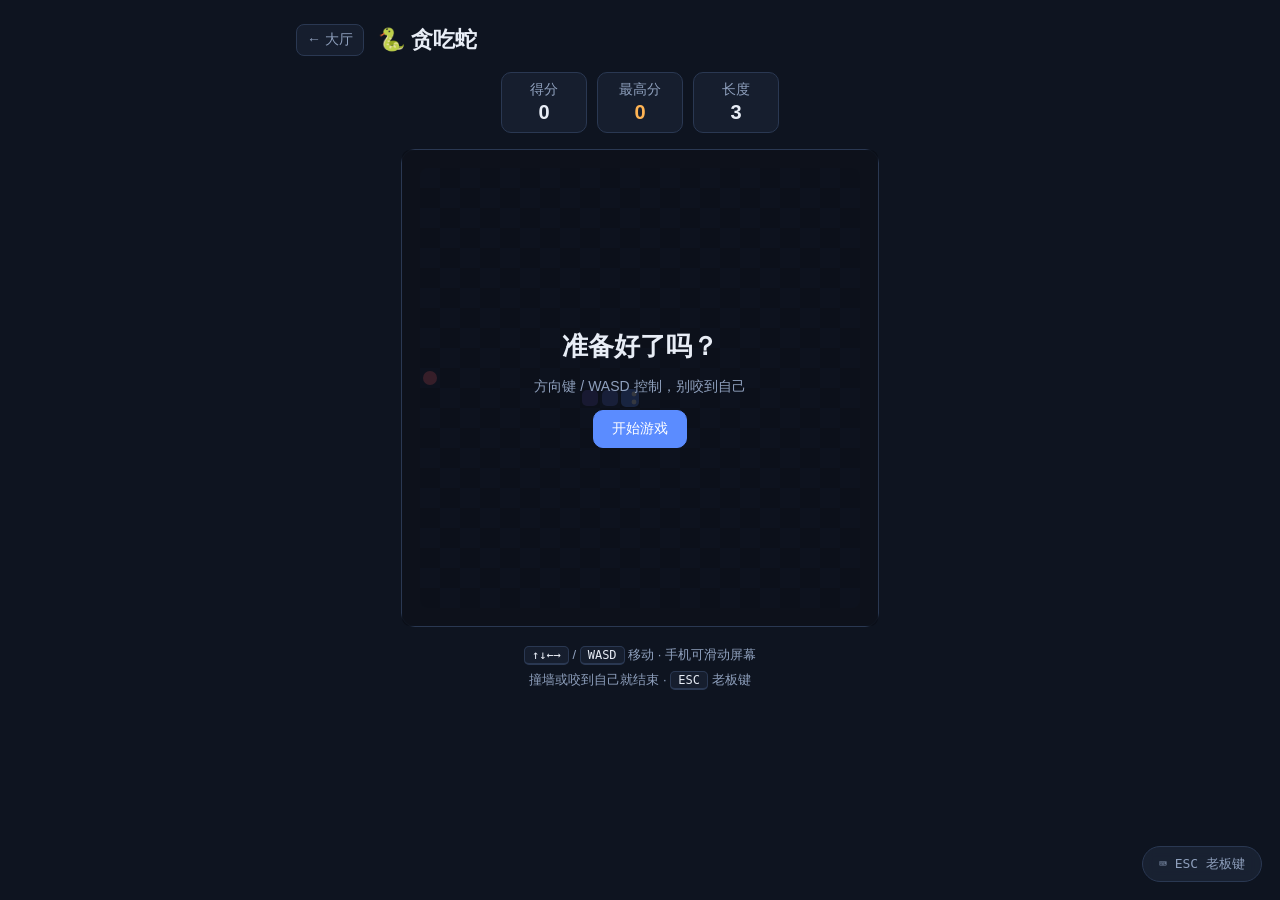
<file: games/snake/index.html>
<!DOCTYPE html>
<html lang="zh-CN">
<head>
  <meta charset="UTF-8">
  <meta name="viewport" content="width=device-width, initial-scale=1.0">
  <title>贪吃蛇 · 摸鱼大厅</title>
  <link rel="icon" href="data:image/svg+xml,<svg xmlns='http://www.w3.org/2000/svg' viewBox='0 0 100 100'><text y='0.9em' font-size='90'>🐍</text></svg>">
  <link rel="stylesheet" href="../../css/style.css">
</head>
<body>
  <main class="game-page">
    <div class="topbar">
      <a class="back-link" href="../../index.html">← 大厅</a>
      <h1>🐍 贪吃蛇</h1>
    </div>

    <div class="status-row">
      <div class="chip">得分<b id="score">0</b></div>
      <div class="chip best">最高分<b id="best">0</b></div>
      <div class="chip">长度<b id="len">3</b></div>
    </div>

    <div class="board-wrap stage">
      <canvas id="board" class="board" width="440" height="440"></canvas>
      <div class="overlay-mask" id="overlay">
        <h2 id="ov-title">准备好了吗？</h2>
        <p id="ov-text">方向键 / WASD 控制，别咬到自己</p>
        <button class="btn primary" id="ov-btn">开始游戏</button>
      </div>
    </div>

    <p class="hint">
      <kbd>↑↓←→</kbd> / <kbd>WASD</kbd> 移动 · 手机可滑动屏幕<br>
      撞墙或咬到自己就结束 · <kbd>ESC</kbd> 老板键
    </p>
  </main>

  <script src="../../js/common.js"></script>
  <script src="./snake.js"></script>
</body>
</html>
</file>
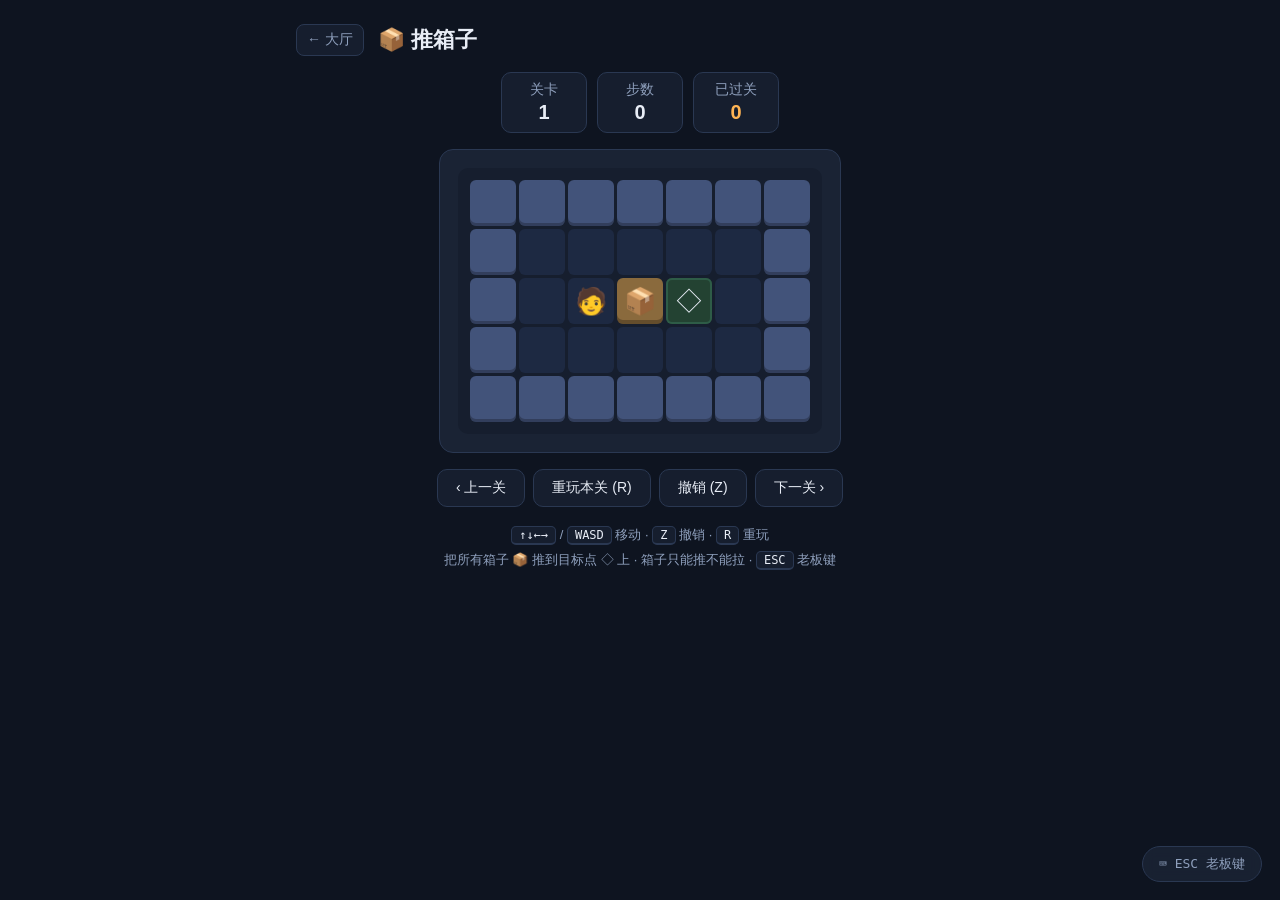
<file: games/sokoban/index.html>
<!DOCTYPE html>
<html lang="zh-CN">
<head>
  <meta charset="UTF-8">
  <meta name="viewport" content="width=device-width, initial-scale=1.0">
  <title>推箱子 · 摸鱼大厅</title>
  <link rel="icon" href="data:image/svg+xml,<svg xmlns='http://www.w3.org/2000/svg' viewBox='0 0 100 100'><text y='0.9em' font-size='90'>📦</text></svg>">
  <link rel="stylesheet" href="../../css/style.css">
</head>
<body>
  <main class="game-page">
    <div class="topbar">
      <a class="back-link" href="../../index.html">← 大厅</a>
      <h1>📦 推箱子</h1>
    </div>

    <div class="status-row">
      <div class="chip">关卡<b id="level">1</b></div>
      <div class="chip">步数<b id="moves">0</b></div>
      <div class="chip best">已过关<b id="solved">0</b></div>
    </div>

    <div class="board-wrap stage">
      <div class="soko-board" id="board"></div>
      <div class="overlay-mask" id="overlay" style="display:none">
        <h2 id="ov-title">过关！</h2>
        <p id="ov-text"></p>
        <button class="btn primary" id="ov-btn">下一关</button>
      </div>
    </div>

    <div class="level-row">
      <button class="btn" id="prev">‹ 上一关</button>
      <button class="btn" id="reset">重玩本关 (R)</button>
      <button class="btn" id="undo">撤销 (Z)</button>
      <button class="btn" id="next">下一关 ›</button>
    </div>

    <p class="hint">
      <kbd>↑↓←→</kbd> / <kbd>WASD</kbd> 移动 · <kbd>Z</kbd> 撤销 · <kbd>R</kbd> 重玩<br>
      把所有箱子 📦 推到目标点 ◇ 上 · 箱子只能推不能拉 · <kbd>ESC</kbd> 老板键
    </p>
  </main>

  <script src="../../js/common.js"></script>
  <script src="./sokoban.js"></script>
</body>
</html>
</file>
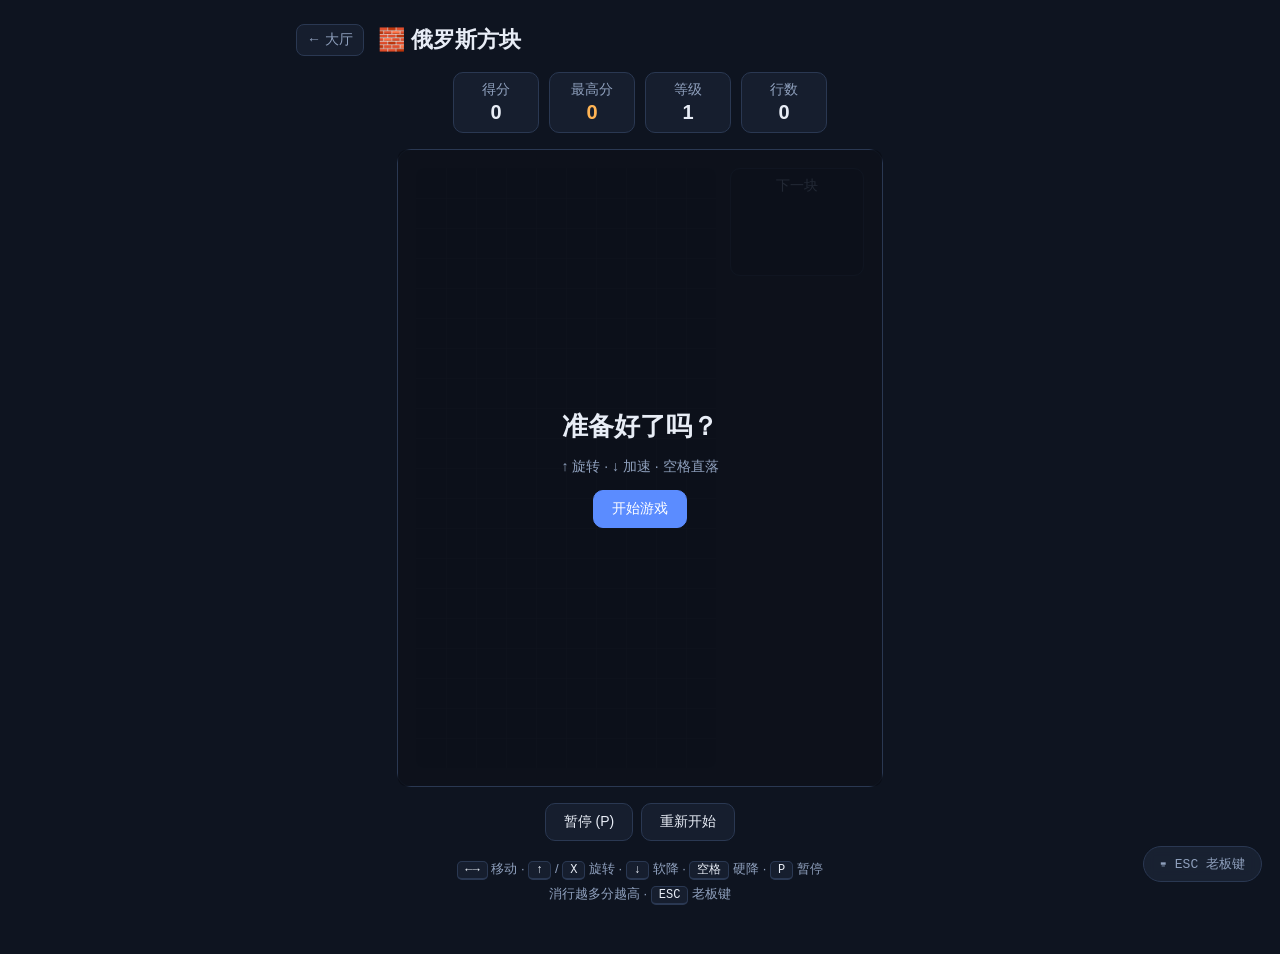
<file: games/tetris/index.html>
<!DOCTYPE html>
<html lang="zh-CN">
<head>
  <meta charset="UTF-8">
  <meta name="viewport" content="width=device-width, initial-scale=1.0">
  <title>俄罗斯方块 · 摸鱼大厅</title>
  <link rel="icon" href="data:image/svg+xml,<svg xmlns='http://www.w3.org/2000/svg' viewBox='0 0 100 100'><text y='0.9em' font-size='90'>🧱</text></svg>">
  <link rel="stylesheet" href="../../css/style.css">
</head>
<body>
  <main class="game-page">
    <div class="topbar">
      <a class="back-link" href="../../index.html">← 大厅</a>
      <h1>🧱 俄罗斯方块</h1>
    </div>

    <div class="status-row">
      <div class="chip">得分<b id="score">0</b></div>
      <div class="chip best">最高分<b id="best">0</b></div>
      <div class="chip">等级<b id="level">1</b></div>
      <div class="chip">行数<b id="lines">0</b></div>
    </div>

    <div class="board-wrap stage">
      <div style="display:flex;gap:14px;align-items:flex-start">
        <canvas id="board" class="board" width="300" height="600"></canvas>
        <div style="display:flex;flex-direction:column;gap:10px">
          <div class="chip" style="min-width:110px">下一块<b><canvas id="next" width="100" height="70" style="display:block"></canvas></b></div>
        </div>
      </div>
      <div class="overlay-mask" id="overlay">
        <h2 id="ov-title">准备好了吗？</h2>
        <p id="ov-text">↑ 旋转 · ↓ 加速 · 空格直落</p>
        <button class="btn primary" id="ov-btn">开始游戏</button>
      </div>
    </div>

    <div class="level-row">
      <button class="btn" id="pause-btn">暂停 (P)</button>
      <button class="btn" id="restart-btn">重新开始</button>
    </div>

    <p class="hint">
      <kbd>←→</kbd> 移动 · <kbd>↑</kbd> / <kbd>X</kbd> 旋转 · <kbd>↓</kbd> 软降 · <kbd>空格</kbd> 硬降 · <kbd>P</kbd> 暂停<br>
      消行越多分越高 · <kbd>ESC</kbd> 老板键
    </p>
  </main>

  <script src="../../js/common.js"></script>
  <script src="./tetris.js"></script>
</body>
</html>
</file>
<file: css/style.css>
:root {
  --bg: #0e1420;
  --bg-soft: #161e2e;
  --card: #1a2334;
  --card-hover: #212d44;
  --border: #2a3852;
  --text: #e8edf6;
  --text-dim: #8fa0bd;
  --accent: #5b8cff;
  --accent-2: #8f6bff;
  --good: #3ddc97;
  --warn: #ffb454;
  --bad: #ff6b81;
  --radius: 14px;
  --mono: "SF Mono", "Cascadia Code", Consolas, "JetBrains Mono", monospace;
}

* { margin: 0; padding: 0; box-sizing: border-box; }

html, body { height: 100%; }

body {
  background: var(--bg);
  color: var(--text);
  font-family: -apple-system, BlinkMacSystemFont, "Segoe UI", "PingFang SC",
    "Hiragino Sans GB", "Microsoft YaHei", sans-serif;
  min-height: 100%;
  display: flex;
  flex-direction: column;
  -webkit-font-smoothing: antialiased;
}

a { color: var(--accent); text-decoration: none; }

/* ===== 大厅 ===== */

.lobby {
  max-width: 980px;
  margin: 0 auto;
  padding: 48px 24px 64px;
  width: 100%;
  flex: 1;
}

.lobby header { text-align: center; margin-bottom: 40px; }

.lobby .badge {
  display: inline-block;
  font-size: 13px;
  color: var(--text-dim);
  background: var(--bg-soft);
  border: 1px solid var(--border);
  border-radius: 999px;
  padding: 6px 14px;
  margin-bottom: 18px;
}

.lobby h1 {
  font-size: 42px;
  letter-spacing: 2px;
  background: linear-gradient(120deg, var(--accent), var(--accent-2));
  -webkit-background-clip: text;
  background-clip: text;
  color: transparent;
}

.lobby .subtitle { color: var(--text-dim); margin-top: 10px; font-size: 15px; }

.card-grid {
  display: grid;
  grid-template-columns: repeat(auto-fill, minmax(300px, 1fr));
  gap: 20px;
}

.game-card {
  display: flex;
  align-items: center;
  gap: 18px;
  background: var(--card);
  border: 1px solid var(--border);
  border-radius: var(--radius);
  padding: 22px 24px;
  color: var(--text);
  transition: transform 0.15s ease, background 0.15s ease, border-color 0.15s ease;
}

.game-card:hover {
  background: var(--card-hover);
  border-color: var(--accent);
  transform: translateY(-3px);
}

.game-card .icon {
  font-size: 40px;
  width: 68px;
  height: 68px;
  display: flex;
  align-items: center;
  justify-content: center;
  background: var(--bg-soft);
  border-radius: 12px;
  flex-shrink: 0;
}

.game-card .info h2 { font-size: 19px; margin-bottom: 6px; }
.game-card .info p { font-size: 13px; color: var(--text-dim); line-height: 1.5; }
.game-card .arrow { margin-left: auto; color: var(--text-dim); font-size: 20px; }

.lobby footer {
  text-align: center;
  color: var(--text-dim);
  font-size: 13px;
  margin-top: 48px;
}

/* ===== 游戏页通用 ===== */

.game-page {
  max-width: 720px;
  margin: 0 auto;
  padding: 24px 16px 48px;
  width: 100%;
  flex: 1;
  display: flex;
  flex-direction: column;
  align-items: center;
  gap: 16px;
}

.topbar {
  width: 100%;
  display: flex;
  align-items: center;
  gap: 14px;
}

.back-link {
  color: var(--text-dim);
  font-size: 14px;
  display: inline-flex;
  align-items: center;
  gap: 6px;
  padding: 6px 10px;
  border-radius: 8px;
  border: 1px solid var(--border);
  background: var(--bg-soft);
}

.back-link:hover { color: var(--text); border-color: var(--accent); }

.topbar h1 { font-size: 22px; flex: 1; }

.status-row {
  display: flex;
  gap: 10px;
  flex-wrap: wrap;
  justify-content: center;
}

.chip {
  background: var(--bg-soft);
  border: 1px solid var(--border);
  border-radius: 10px;
  padding: 8px 16px;
  font-size: 14px;
  color: var(--text-dim);
  min-width: 86px;
  text-align: center;
}

.chip b { display: block; font-size: 20px; color: var(--text); margin-top: 2px; }
.chip.best b { color: var(--warn); }

.board-wrap {
  background: var(--card);
  border: 1px solid var(--border);
  border-radius: var(--radius);
  padding: 18px;
}

canvas.board { display: block; border-radius: 8px; }

.btn {
  font-family: inherit;
  font-size: 14px;
  color: var(--text);
  background: var(--bg-soft);
  border: 1px solid var(--border);
  border-radius: 10px;
  padding: 9px 18px;
  cursor: pointer;
  transition: border-color 0.15s ease, background 0.15s ease;
}

.btn:hover { border-color: var(--accent); background: var(--card-hover); }
.btn.primary { background: var(--accent); border-color: var(--accent); color: #fff; }
.btn.primary:hover { filter: brightness(1.1); }
.btn:disabled { opacity: 0.45; cursor: not-allowed; }

.hint {
  color: var(--text-dim);
  font-size: 13px;
  text-align: center;
  line-height: 1.9;
}

.hint kbd {
  font-family: var(--mono);
  font-size: 12px;
  background: var(--bg-soft);
  border: 1px solid var(--border);
  border-bottom-width: 2px;
  border-radius: 5px;
  padding: 1px 7px;
  color: var(--text);
}

.overlay-mask {
  position: absolute;
  inset: 0;
  background: rgba(10, 14, 22, 0.82);
  display: flex;
  flex-direction: column;
  align-items: center;
  justify-content: center;
  gap: 14px;
  border-radius: 8px;
  z-index: 5;
}

.overlay-mask h2 { font-size: 26px; }
.overlay-mask p { color: var(--text-dim); font-size: 14px; }

.stage { position: relative; }

/* ===== 2048 ===== */

.grid2048 {
  position: relative;
  width: min(88vw, 440px);
  height: min(88vw, 440px);
  background: #232f47;
  border-radius: 10px;
  padding: 2.5%;
}

.grid2048 .cell {
  position: absolute;
  width: 22.5%;
  height: 22.5%;
  background: #1b2740;
  border-radius: 8px;
}

.grid2048 .tile {
  position: absolute;
  width: 22.5%;
  height: 22.5%;
  border-radius: 8px;
  display: flex;
  align-items: center;
  justify-content: center;
  font-weight: 700;
  font-size: clamp(18px, 6vw, 34px);
  transition: left 0.12s ease, top 0.12s ease;
}

@keyframes pop-in {
  0% { transform: scale(0); }
  60% { transform: scale(1.08); }
  100% { transform: scale(1); }
}

@keyframes merged-pop {
  0% { transform: scale(1); }
  50% { transform: scale(1.18); }
  100% { transform: scale(1); }
}

.tile.new { animation: pop-in 0.18s ease; }
.tile.merged { animation: merged-pop 0.18s ease; }

/* ===== 推箱子 ===== */

.soko-board {
  display: grid;
  gap: 3px;
  background: var(--bg-soft);
  padding: 12px;
  border-radius: 10px;
}

.soko-cell {
  aspect-ratio: 1;
  border-radius: 6px;
  display: flex;
  align-items: center;
  justify-content: center;
  font-size: clamp(16px, 3.4vw, 26px);
}

.soko-floor { background: #1d2942; }
.soko-wall { background: #42537a; box-shadow: inset 0 -3px 0 rgba(0,0,0,0.25); }
.soko-goal { background: #234232; box-shadow: inset 0 0 0 2px #2e5c47; }
.soko-box { background: #8a6a3d; box-shadow: inset 0 -4px 0 rgba(0,0,0,0.28); }
.soko-box.soko-box-done { background: var(--good); box-shadow: inset 0 -4px 0 rgba(0,0,0,0.2); }

.level-row { display: flex; gap: 8px; align-items: center; flex-wrap: wrap; justify-content: center; }

/* ===== 深呼吸 ===== */

.mode-row {
  display: flex;
  gap: 10px;
  flex-wrap: wrap;
  justify-content: center;
}

.btn.mode-btn { font-size: 13px; padding: 8px 14px; color: var(--text-dim); }
.btn.mode-btn.active {
  color: var(--text);
  border-color: var(--accent);
  background: var(--card-hover);
}

.breath-stage {
  width: min(88vw, 420px);
  height: min(88vw, 420px);
  display: flex;
  align-items: center;
  justify-content: center;
  position: relative;
}

.breath-ring {
  position: absolute;
  inset: 14%;
  border-radius: 50%;
  border: 1px dashed var(--border);
  pointer-events: none;
}

.breath-circle {
  width: 34%;
  height: 34%;
  border-radius: 50%;
  display: flex;
  flex-direction: column;
  align-items: center;
  justify-content: center;
  gap: 4px;
  background: radial-gradient(circle at 35% 30%, var(--accent), var(--accent-2));
  box-shadow: 0 0 42px rgba(91, 140, 255, 0.35);
  transition: width 4s ease-in-out, height 4s ease-in-out;
}

.breath-circle.inhale { width: 66%; height: 66%; }
.breath-circle.exhale { width: 34%; height: 34%; }

.breath-circle .zen { font-size: 26px; line-height: 1; }
.breath-circle .ph { font-size: 15px; color: rgba(255, 255, 255, 0.85); }
.breath-circle b {
  font-size: 30px;
  font-family: var(--mono);
  color: #fff;
}

/* ===== 今日运势 ===== */

.fortune-card {
  width: min(92vw, 460px);
  background: linear-gradient(180deg, var(--card), var(--bg-soft));
  border: 1px solid var(--border);
  border-radius: var(--radius);
  padding: 32px 28px 28px;
  text-align: center;
  display: flex;
  flex-direction: column;
  gap: 15px;
  align-items: center;
  position: relative;
  overflow: hidden;
  box-shadow: 0 18px 50px rgba(0, 0, 0, 0.35);
}

/* 卡片顶部一道渐变高光 */
.fortune-card::before {
  content: "";
  position: absolute;
  top: 0;
  left: 0;
  right: 0;
  height: 3px;
  background: linear-gradient(90deg, transparent, var(--warn), var(--accent-2), transparent);
}

.fortune-date {
  color: var(--text-dim);
  font-size: 13px;
  letter-spacing: 1px;
}

.fortune-count {
  font-family: var(--mono);
  font-size: 12px;
  color: var(--warn);
  border: 1px solid rgba(255, 180, 84, 0.35);
  background: rgba(255, 180, 84, 0.08);
  border-radius: 999px;
  padding: 3px 12px;
  letter-spacing: 2px;
}

.fortune-hex {
  display: flex;
  flex-direction: column;
  align-items: center;
  gap: 0;
  color: var(--warn);
  text-shadow: 0 0 22px rgba(255, 180, 84, 0.45);
  user-select: none;
}

.fortune-hex .tri {
  font-size: 54px;
  line-height: 1;
}

.gua-name {
  font-size: 21px;
  letter-spacing: 6px;
  text-indent: 6px;
}

.gua-line {
  color: var(--text-dim);
  font-size: 13px;
  letter-spacing: 1px;
  line-height: 1.6;
  margin-top: 6px;
}

.fortune-divider {
  width: 64px;
  height: 1px;
  background: linear-gradient(90deg, transparent, var(--border), transparent);
}

/* 预留固定行数：一句话/两句话切换时按钮不动，短文垂直居中 */
.fortune-zh {
  font-size: 17px;
  line-height: 1.7;
  min-height: 58px;
  display: flex;
  align-items: center;
  justify-content: center;
}

.fortune-en {
  color: var(--text-dim);
  font-size: 15px;
  line-height: 1.65;
  font-style: italic;
  min-height: 74px;
  display: flex;
  align-items: center;
  justify-content: center;
}

/* ===== 长沙路线 ===== */

.cs-actions { display: flex; gap: 10px; flex-wrap: wrap; justify-content: center; }

.cs-route {
  list-style: none;
  width: min(92vw, 560px);
  display: flex;
  flex-direction: column;
  gap: 0;
}

.cs-stop {
  display: flex;
  gap: 16px;
  position: relative;
  padding-bottom: 22px;
}

.cs-stop::before {
  content: "";
  position: absolute;
  left: 21px;
  top: 44px;
  bottom: 0;
  width: 2px;
  background: var(--border);
}

.cs-stop:last-child::before { display: none; }

.cs-dot {
  width: 44px;
  height: 44px;
  border-radius: 50%;
  background: var(--bg-soft);
  border: 1px solid var(--border);
  display: flex;
  align-items: center;
  justify-content: center;
  font-size: 20px;
  flex-shrink: 0;
  z-index: 1;
}

.cs-body { flex: 1; min-width: 0; }

.cs-slot {
  font-size: 12px;
  color: var(--accent);
  letter-spacing: 2px;
  margin-bottom: 2px;
}

.cs-name { font-size: 17px; margin-bottom: 4px; }
.cs-desc { color: var(--text-dim); font-size: 13px; line-height: 1.6; margin-bottom: 6px; }

.cs-tags { display: flex; gap: 6px; flex-wrap: wrap; }

.cs-tag {
  font-size: 11px;
  color: var(--text-dim);
  background: var(--bg-soft);
  border: 1px solid var(--border);
  border-radius: 999px;
  padding: 2px 9px;
}

/* ===== 六十甲子 ===== */

.gz-card {
  width: min(92vw, 520px);
  background: linear-gradient(180deg, var(--card), var(--bg-soft));
  border: 1px solid var(--border);
  border-radius: var(--radius);
  padding: 26px 24px 22px;
  display: flex;
  flex-direction: column;
  align-items: center;
  gap: 16px;
  position: relative;
  overflow: hidden;
  box-shadow: 0 18px 50px rgba(0, 0, 0, 0.35);
}

.gz-card::before {
  content: "";
  position: absolute;
  top: 0;
  left: 0;
  right: 0;
  height: 3px;
  background: linear-gradient(90deg, transparent, var(--accent), var(--accent-2), transparent);
}

.gz-mode-tag {
  font-family: var(--mono);
  font-size: 12px;
  color: var(--accent);
  letter-spacing: 2px;
  border: 1px solid rgba(91, 140, 255, 0.35);
  background: rgba(91, 140, 255, 0.08);
  border-radius: 999px;
  padding: 3px 12px;
}

.gz-question {
  font-size: 20px;
  text-align: center;
  letter-spacing: 1px;
  line-height: 1.6;
}

.gz-question b { color: var(--warn); }

.gz-options {
  display: grid;
  grid-template-columns: repeat(2, minmax(0, 1fr));
  gap: 10px;
  width: 100%;
}

.gz-option {
  font-family: inherit;
  font-size: 17px;
  letter-spacing: 2px;
  color: var(--text);
  background: var(--bg-soft);
  border: 1px solid var(--border);
  border-radius: 10px;
  padding: 12px 10px;
  cursor: pointer;
  display: flex;
  align-items: center;
  justify-content: center;
  gap: 8px;
  transition: border-color 0.15s ease, background 0.15s ease, transform 0.1s ease;
}

.gz-option:hover:not(:disabled) {
  border-color: var(--accent);
  background: var(--card-hover);
}

.gz-option:active:not(:disabled) { transform: scale(0.97); }

.gz-key {
  font-family: var(--mono);
  font-size: 11px;
  color: var(--text-dim);
  border: 1px solid var(--border);
  border-radius: 5px;
  padding: 1px 6px;
}

.gz-option.correct {
  border-color: var(--good);
  background: rgba(61, 220, 151, 0.12);
}

.gz-option.wrong {
  border-color: var(--bad);
  background: rgba(255, 107, 129, 0.12);
}

.gz-feedback {
  width: 100%;
  text-align: center;
  display: flex;
  flex-direction: column;
  gap: 6px;
}

.gz-verdict { font-size: 16px; }

.gz-explain {
  color: var(--text-dim);
  font-size: 13px;
  line-height: 1.7;
}

.gz-final {
  font-size: 52px;
  font-weight: 700;
  background: linear-gradient(120deg, var(--accent), var(--accent-2));
  -webkit-background-clip: text;
  background-clip: text;
  color: transparent;
}

.gz-final-sub { color: var(--text-dim); font-size: 13px; }

.gz-final-msg { font-size: 16px; line-height: 1.7; margin-top: 4px; }

/* 小抄面板 */
.gz-cheat {
  width: min(92vw, 560px);
  background: var(--card);
  border: 1px dashed var(--border);
  border-radius: var(--radius);
  padding: 20px 22px;
  display: flex;
  flex-direction: column;
  gap: 12px;
}

.gz-cheat h3 { font-size: 15px; }

.gz-cheat p { color: var(--text-dim); font-size: 13px; line-height: 1.8; }

.gz-cheat strong { color: var(--text); }

.gz-row {
  display: flex;
  flex-wrap: wrap;
  gap: 6px;
}

.gz-pair {
  display: inline-flex;
  align-items: baseline;
  gap: 4px;
  background: var(--bg-soft);
  border: 1px solid var(--border);
  border-radius: 8px;
  padding: 4px 8px;
}

.gz-pair b { font-size: 15px; }

.gz-pair i {
  font-style: normal;
  font-family: var(--mono);
  font-size: 11px;
  color: var(--accent);
}

/* ===== 老板键按钮 ===== */

.boss-btn {
  position: fixed;
  right: 18px;
  bottom: 18px;
  z-index: 900;
  font-family: var(--mono);
  font-size: 13px;
  color: var(--text-dim);
  background: rgba(26, 35, 52, 0.9);
  border: 1px solid var(--border);
  border-radius: 999px;
  padding: 8px 16px;
  cursor: pointer;
  backdrop-filter: blur(6px);
  user-select: none;
}

.boss-btn:hover { color: var(--text); border-color: var(--accent); }

/* ===== 老板键伪装界面（仿 VS Code） ===== */

.boss-screen {
  position: fixed;
  inset: 0;
  z-index: 1000;
  background: #1e1e1e;
  display: flex;
  flex-direction: column;
  font-family: var(--mono);
  font-size: 13px;
  color: #d4d4d4;
  overflow: hidden;
}

.boss-screen .vs-body { display: flex; flex: 1; min-height: 0; }

.boss-screen .activity-bar {
  width: 48px;
  background: #333333;
  display: flex;
  flex-direction: column;
  align-items: center;
  padding-top: 8px;
  gap: 6px;
  flex-shrink: 0;
}

.boss-screen .activity-bar .act {
  width: 48px;
  height: 46px;
  display: flex;
  align-items: center;
  justify-content: center;
  font-size: 21px;
  color: #858585;
}

.boss-screen .activity-bar .act.active {
  color: #fff;
  border-left: 2px solid #fff;
}

.boss-screen .sidebar {
  width: 240px;
  background: #252526;
  flex-shrink: 0;
  overflow-y: auto;
  padding: 8px 0;
}

.boss-screen .sidebar .sec-title {
  font-size: 11px;
  color: #bbbbbb;
  padding: 6px 16px 8px;
  font-weight: 700;
  letter-spacing: 0.5px;
}

.boss-screen .file { padding: 3px 16px 3px 28px; color: #c5c5c5; white-space: nowrap; }
.boss-screen .file.open { background: #37373d; color: #fff; }
.boss-screen .folder { padding: 3px 16px; color: #c5c5c5; }
.boss-screen .folder::before { content: "▾ "; color: #858585; }

.boss-screen .main-col { flex: 1; display: flex; flex-direction: column; min-width: 0; }

.boss-screen .tabs {
  display: flex;
  background: #252526;
  flex-shrink: 0;
}

.boss-screen .tab {
  display: flex;
  align-items: center;
  gap: 8px;
  padding: 10px 14px;
  background: #2d2d2d;
  color: #ffffff;
  border-right: 1px solid #1e1e1e;
  border-top: 1px solid transparent;
}

.boss-screen .tab.active { background: #1e1e1e; border-top: 1px solid #0078d4; }
.boss-screen .tab .close { color: #858585; }
.boss-screen .tab .close:hover { color: #fff; }

.boss-screen .editor {
  flex: 1;
  display: flex;
  overflow: auto;
  background: #1e1e1e;
  min-height: 0;
}

.boss-screen .gutter {
  padding: 12px 14px 40px 20px;
  text-align: right;
  color: #858585;
  line-height: 1.55;
  user-select: none;
  flex-shrink: 0;
}

.boss-screen .code {
  padding: 12px 20px 40px 24px;
  line-height: 1.55;
  white-space: pre;
  tab-size: 4;
}

.boss-screen .code .kw { color: #569cd6; }
.boss-screen .code .str { color: #ce9178; }
.boss-screen .code .fn { color: #dcdcaa; }
.boss-screen .code .cm { color: #6a9955; }
.boss-screen .code .num { color: #b5cea8; }
.boss-screen .code .cls { color: #4ec9b0; }

.boss-screen .status-bar {
  height: 26px;
  background: #0078d4;
  color: #fff;
  display: flex;
  align-items: center;
  font-size: 12px;
  padding: 0 12px;
  gap: 18px;
  flex-shrink: 0;
  justify-content: space-between;
}

.boss-screen .status-bar .right { display: flex; gap: 18px; }

/* ===== 中国地图 ===== */

.cm-page { max-width: 980px; }

.cm-toolbar {
  width: 100%;
  display: flex;
  align-items: center;
  gap: 10px;
  flex-wrap: wrap;
  justify-content: center;
}

.cm-crumb {
  display: flex;
  align-items: center;
  gap: 6px;
  font-size: 14px;
  color: var(--text-dim);
  flex-wrap: wrap;
  justify-content: center;
  min-height: 34px;
}

.cm-crumb .sep { color: var(--border); }

.cm-crumb .cur { color: var(--text); font-weight: 600; }

.cm-crumb-btn {
  font-family: inherit;
  font-size: 14px;
  color: var(--text-dim);
  background: var(--bg-soft);
  border: 1px solid var(--border);
  border-radius: 8px;
  padding: 5px 12px;
  cursor: pointer;
}

.cm-crumb-btn:hover { color: var(--text); border-color: var(--accent); }

.cm-map-wrap {
  position: relative;
  width: min(94vw, 880px);
  aspect-ratio: 23 / 18;
  padding: 0;
  overflow: hidden;
  touch-action: none;
  background: var(--bg-soft);
}

.cm-map-wrap svg { width: 100%; height: 100%; display: block; }

.cm-region {
  fill: #243352;
  stroke: var(--bg);
  stroke-width: 0.6;
  cursor: pointer;
  transition: fill 0.15s ease;
}

.cm-region:hover { fill: var(--accent); }

.cm-region.hl { fill: var(--good); }

.cm-labels { pointer-events: none; }

.cm-labels text {
  fill: rgba(232, 237, 246, 0.7);
  text-anchor: middle;
  dominant-baseline: middle;
  pointer-events: none;
}

.cm-tip {
  position: fixed;
  z-index: 950;
  display: none;
  background: rgba(26, 35, 52, 0.95);
  border: 1px solid var(--border);
  border-radius: 8px;
  padding: 4px 10px;
  font-size: 13px;
  pointer-events: none;
  white-space: nowrap;
}

.cm-zoom {
  position: absolute;
  right: 12px;
  top: 12px;
  display: flex;
  flex-direction: column;
  gap: 6px;
  z-index: 5;
}

.cm-zoom button {
  width: 34px;
  height: 34px;
  font-size: 16px;
  font-family: var(--mono);
  color: var(--text-dim);
  background: rgba(26, 35, 52, 0.9);
  border: 1px solid var(--border);
  border-radius: 8px;
  cursor: pointer;
}

.cm-zoom button:hover { color: var(--text); border-color: var(--accent); }

.cm-loading {
  position: absolute;
  inset: 0;
  display: flex;
  align-items: center;
  justify-content: center;
  background: rgba(14, 20, 32, 0.55);
  color: var(--text-dim);
  font-size: 14px;
  z-index: 6;
  pointer-events: none;
  opacity: 0;
  transition: opacity 0.2s ease;
}

.cm-loading.show { opacity: 1; }

.cm-result {
  position: absolute;
  inset: 0;
  z-index: 8;
  display: flex;
  flex-direction: column;
  align-items: center;
  justify-content: center;
  gap: 10px;
  background: rgba(10, 14, 22, 0.86);
  backdrop-filter: blur(4px);
  text-align: center;
  padding: 20px;
}

.cm-result[hidden] { display: none; }

.cm-result-icon { font-size: 46px; }

.cm-result-title { color: var(--text-dim); font-size: 13px; letter-spacing: 3px; }

.cm-result-place {
  font-size: clamp(18px, 4vw, 26px);
  font-weight: 700;
  letter-spacing: 1px;
  background: linear-gradient(120deg, var(--accent), var(--accent-2));
  -webkit-background-clip: text;
  background-clip: text;
  color: transparent;
}

.cm-result-msg { color: var(--text-dim); font-size: 14px; }

.cm-result-actions {
  display: flex;
  gap: 10px;
  margin-top: 10px;
  flex-wrap: wrap;
  justify-content: center;
}

.cm-toast {
  position: fixed;
  top: 18px;
  left: 50%;
  transform: translate(-50%, -8px);
  z-index: 960;
  font-size: 14px;
  color: var(--text);
  background: rgba(26, 35, 52, 0.95);
  border: 1px solid var(--border);
  border-radius: 10px;
  padding: 10px 18px;
  opacity: 0;
  pointer-events: none;
  transition: opacity 0.25s ease, transform 0.25s ease;
}

.cm-toast.show { opacity: 1; transform: translate(-50%, 0); }

/* 乡镇/街道列表面板 */

.cm-towns {
  width: min(92vw, 880px);
  background: var(--card);
  border: 1px solid var(--border);
  border-radius: var(--radius);
  padding: 16px 18px 14px;
}

.cm-towns[hidden] { display: none; }

.cm-towns h3 { font-size: 15px; margin-bottom: 12px; }

.cm-town-row {
  display: flex;
  flex-wrap: wrap;
  gap: 8px;
  max-height: 210px;
  overflow-y: auto;
}

.cm-town {
  font-family: inherit;
  font-size: 13px;
  color: var(--text-dim);
  background: var(--bg-soft);
  border: 1px solid var(--border);
  border-radius: 999px;
  padding: 5px 13px;
  cursor: pointer;
  transition: border-color 0.15s ease, color 0.15s ease, background 0.15s ease;
}

.cm-town:hover { color: var(--text); border-color: var(--accent); }

.cm-town.active {
  color: var(--good);
  border-color: var(--good);
  background: rgba(61, 220, 151, 0.1);
}

.cm-towns-note {
  margin-top: 12px;
  color: var(--text-dim);
  font-size: 12px;
  line-height: 1.6;
}

/* ===== 摸鱼倒计时 ===== */

.cd-card {
  width: min(92vw, 520px);
  background: linear-gradient(180deg, var(--card), var(--bg-soft));
  border: 1px solid var(--border);
  border-radius: var(--radius);
  padding: 30px 28px 26px;
  text-align: center;
  display: flex;
  flex-direction: column;
  gap: 12px;
  align-items: center;
  position: relative;
  overflow: hidden;
  box-shadow: 0 18px 50px rgba(0, 0, 0, 0.35);
}

.cd-card::before {
  content: "";
  position: absolute;
  top: 0;
  left: 0;
  right: 0;
  height: 3px;
  background: linear-gradient(90deg, transparent, var(--good), var(--accent), transparent);
}

.cd-date {
  color: var(--text-dim);
  font-size: 13px;
  letter-spacing: 1px;
}

.cd-label {
  font-size: 14px;
  color: var(--text-dim);
  letter-spacing: 6px;
  text-indent: 6px;
}

.cd-timer {
  font-family: var(--mono);
  font-size: clamp(48px, 14vw, 72px);
  font-weight: 700;
  letter-spacing: 2px;
  line-height: 1.1;
  background: linear-gradient(120deg, var(--accent), var(--accent-2));
  -webkit-background-clip: text;
  background-clip: text;
  color: transparent;
  font-variant-numeric: tabular-nums;
}

.cd-sub {
  color: var(--text-dim);
  font-size: 14px;
}

.cd-progress {
  width: 100%;
  height: 10px;
  border-radius: 999px;
  background: var(--bg-soft);
  border: 1px solid var(--border);
  overflow: hidden;
  margin-top: 6px;
}

.cd-progress-bar {
  height: 100%;
  width: 0;
  border-radius: 999px;
  background: linear-gradient(90deg, var(--accent), var(--accent-2));
  transition: width 0.6s ease;
}

.cd-progress-text {
  font-family: var(--mono);
  font-size: 12px;
  color: var(--text-dim);
  letter-spacing: 1px;
}

.cd-settings {
  display: flex;
  gap: 10px;
  flex-wrap: wrap;
  justify-content: center;
  align-items: center;
}

.cd-field {
  display: inline-flex;
  align-items: center;
  gap: 8px;
  font-size: 13px;
  color: var(--text-dim);
  background: var(--bg-soft);
  border: 1px solid var(--border);
  border-radius: 10px;
  padding: 7px 12px;
}

.cd-field input {
  font-family: var(--mono);
  font-size: 15px;
  color: var(--text);
  background: transparent;
  border: none;
  outline: none;
  cursor: pointer;
}

.cd-field input::-webkit-calendar-picker-indicator { cursor: pointer; }

.cd-quote {
  color: var(--text-dim);
  font-size: 14px;
  min-height: 22px;
  text-align: center;
}

/* ===== 扫雷 ===== */

.ms-board {
  display: grid;
  gap: 3px;
  background: var(--bg-soft);
  border: 1px solid var(--border);
  border-radius: 10px;
  padding: 10px;
  width: 100%;
  touch-action: manipulation;
  user-select: none;
}

.ms-cell {
  aspect-ratio: 1;
  border-radius: 5px;
  border: 1px solid var(--border);
  background: #26334f;
  font-family: var(--mono);
  font-size: clamp(13px, 2.6vw, 17px);
  font-weight: 700;
  line-height: 1;
  color: var(--text);
  cursor: pointer;
  padding: 0;
  transition: background 0.1s ease, border-color 0.1s ease;
}

.ms-cell:hover:not(.open) {
  background: #31405f;
  border-color: var(--accent);
}

.ms-cell:focus-visible {
  outline: 2px solid var(--accent);
  outline-offset: -2px;
}

.ms-cell.open {
  background: #18233a;
  border-color: #202d48;
  cursor: default;
}

.ms-cell.flag { font-size: clamp(11px, 2.2vw, 14px); }

.ms-cell.mine { background: rgba(255, 107, 129, 0.12); }

.ms-cell.boom {
  background: var(--bad);
  border-color: var(--bad);
}

/* 经典数字配色，适配深色背景 */
.ms-cell.n1 { color: #6ea8ff; }
.ms-cell.n2 { color: #3ddc97; }
.ms-cell.n3 { color: #ff6b81; }
.ms-cell.n4 { color: #b48cff; }
.ms-cell.n5 { color: #ffb454; }
.ms-cell.n6 { color: #35d0c5; }
.ms-cell.n7 { color: #e8edf6; }
.ms-cell.n8 { color: #8fa0bd; }

.ms-result {
  display: flex;
  align-items: center;
  gap: 14px;
  background: var(--card);
  border: 1px solid var(--border);
  border-radius: var(--radius);
  padding: 14px 24px;
}

.ms-result[hidden] { display: none; }

.ms-face { font-size: 34px; line-height: 1; }

.ms-msg { font-size: 15px; }

@media (max-width: 640px) {
  .ms-board { gap: 2px; padding: 6px; }
  .ms-cell { border-radius: 4px; }
}

@media (max-width: 640px) {
  .boss-screen .sidebar { display: none; }
  .lobby h1 { font-size: 32px; }
}

/* ---------- 国庆去哪玩 (guoqing) ---------- */

/* 攻略页拓宽到 1080px：.gq-page 在 .game-page 之后，同权重后来者居上 */
.gq-page {
  max-width: 1080px;
  align-items: stretch;
}

.gq-countdown {
  width: 100%;
  text-align: center;
  padding: 14px 16px;
  background: var(--bg-soft);
  border: 1px solid var(--border);
  border-radius: var(--radius);
}

.gq-countdown b { display: block; font-size: 22px; margin-bottom: 2px; }
.gq-countdown span { font-size: 13px; color: var(--text-dim); }
.gq-countdown.gq-accent b { color: var(--accent); }
.gq-countdown.gq-good b { color: var(--good); }
.gq-countdown.gq-dim b { color: var(--text-dim); }

.gq-grid {
  display: grid;
  grid-template-columns: 1fr;
  gap: 16px;
}

@media (min-width: 720px) {
  .gq-grid { grid-template-columns: 1fr 1fr; }
}

.gq-card {
  background: var(--card);
  border: 1px solid var(--border);
  border-top: 3px solid var(--border);
  border-radius: var(--radius);
  padding: 18px;
  display: flex;
  flex-direction: column;
  gap: 10px;
}

.gq-mod-warn   { border-top-color: var(--warn); }
.gq-mod-bad    { border-top-color: var(--bad); }
.gq-mod-good   { border-top-color: var(--good); }
.gq-mod-accent { border-top-color: var(--accent); }
.gq-mod-teal   { border-top-color: #35d0c5; } /* 同 .ms-cell.n6 既有值 */
.gq-mod-accent2 { border-top-color: var(--accent-2); }
.gq-mod-brown  { border-top-color: #8a6a3d; } /* 同 .soko-box 既有值，苗寨木楼 */
.gq-mod-fog    { border-top-color: #fff; }    /* 同 .btn.primary 文字色，雾都 */
.gq-mod-river  { border-top-color: #5499c7; } /* 武汉江城·两江四岸 */

.gq-head { display: flex; align-items: flex-start; gap: 10px; }

.gq-icon { font-size: 30px; line-height: 1.2; }

.gq-title { flex: 1; min-width: 0; }
.gq-title h2 { font-size: 18px; margin-bottom: 2px; }
.gq-title p { font-size: 13px; color: var(--text-dim); line-height: 1.5; }

.gq-badge {
  flex-shrink: 0;
  font-size: 12px;
  color: var(--text-dim);
  background: var(--bg-soft);
  border: 1px solid var(--border);
  border-radius: 999px;
  padding: 2px 10px;
}

/* 遐想档徽章：虚线描边 = 摆着心动用的，不是拍板用的 */
.gq-dream {
  flex-shrink: 0;
  font-size: 11px;
  color: var(--accent);
  border: 1px dashed var(--accent);
  border-radius: 999px;
  padding: 2px 8px;
}

.gq-row {
  display: grid;
  grid-template-columns: 84px 1fr;
  gap: 8px;
  font-size: 13px;
  line-height: 1.6;
  padding: 6px 0;
  border-bottom: 1px solid rgba(42, 56, 82, 0.5);
}

.gq-label {
  font-family: var(--mono);
  font-size: 12px;
  color: var(--text-dim);
  padding-top: 2px;
}

.gq-val { color: var(--text); min-width: 0; }

.gq-crowd { align-items: center; }
.gq-stars { color: var(--warn); font-size: 15px; letter-spacing: 2px; }
.gq-note { font-size: 12px; color: var(--text-dim); grid-column: 1 / -1; margin-top: -2px; }

.gq-days { padding: 8px 0 2px; }
.gq-days-label {
  font-family: var(--mono);
  font-size: 12px;
  color: var(--text-dim);
  margin-bottom: 8px;
}

.gq-day {
  position: relative;
  padding: 0 0 12px 26px;
  font-size: 13px;
  line-height: 1.6;
}

.gq-day::before {
  content: "";
  position: absolute;
  left: 8px;
  top: 20px;
  bottom: 0;
  width: 2px;
  background: var(--border);
}

.gq-day:last-child::before { display: none; }

.gq-dot {
  position: absolute;
  left: 0;
  top: 4px;
  width: 18px;
  height: 18px;
  border-radius: 50%;
  background: var(--bg-soft);
  border: 1px solid var(--border);
}

.gq-day b { color: var(--accent); font-family: var(--mono); font-size: 12px; margin-right: 8px; }
.gq-plan { color: var(--text-dim); }

.gq-copy { margin-top: auto; }

.gq-foot { text-align: center; font-size: 11px; color: var(--text-dim); }
</file>
